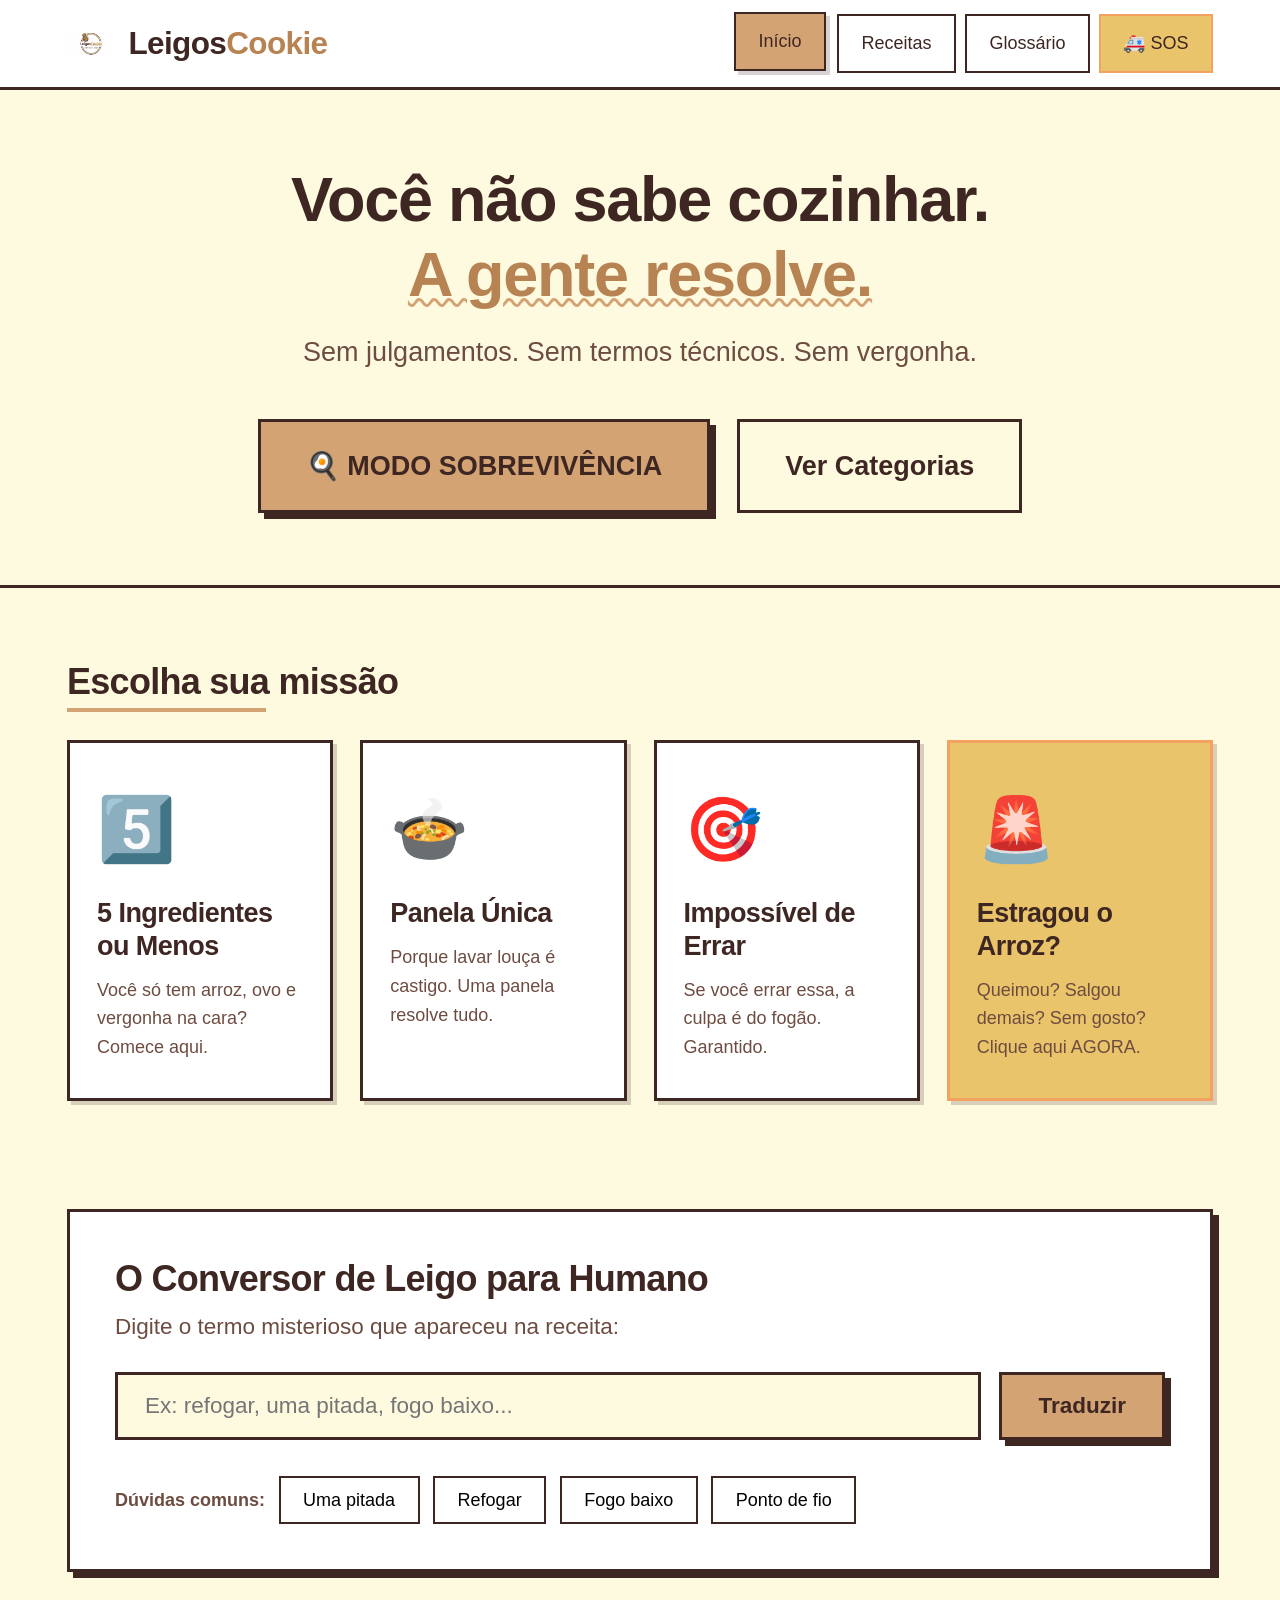
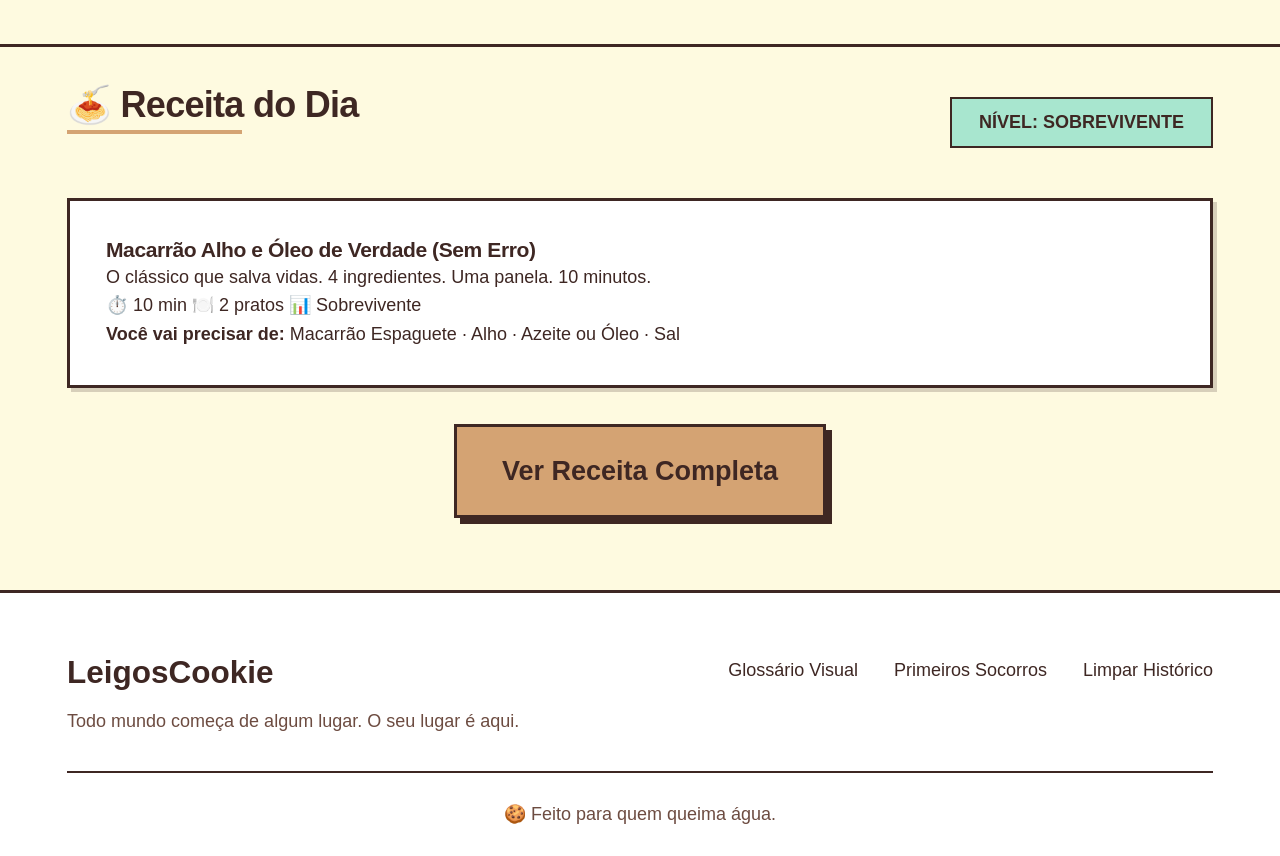
<file: index.html>
<!DOCTYPE html>
<html lang="pt-BR">
<head>
    <meta charset="UTF-8">
    <meta name="viewport" content="width=device-width, initial-scale=1.0, maximum-scale=1.5, user-scalable=yes">
    <title>LeigosCookie · Sobreviva na Cozinha</title>
    <link rel="icon" type="image/svg+xml" href="assets/images/favicon.svg">
    <link rel="stylesheet" href="css/style.css">
</head>
<body>
    <header class="header">
        <div class="container header__container">
            <a href="index.html" class="logo">
                <img src="assets/images/logo.png" alt="LeigosCookie" width="48" height="48" style="object-fit: contain;">
                <span class="logo__text">Leigos<span class="logo__accent">Cookie</span></span>
            </a>
            
            <nav class="nav" id="mainNav">
                <button class="nav__toggle" id="navToggle" aria-label="Menu">
                    <span class="nav__hamburger"></span>
                </button>
                <ul class="nav__menu" id="navMenu">
                    <li><a href="index.html" class="nav__link nav__link--active">Início</a></li>
                    <li><a href="receitas.html" class="nav__link">Receitas</a></li>
                    <li><a href="glossario.html" class="nav__link">Glossário</a></li>
                    <li><a href="primeiros-socorros.html" class="nav__link nav__link--emergency">🚑 SOS</a></li>
                </ul>
            </nav>
        </div>
    </header>

    <main>
        <!-- HERO SECTION -->
        <section class="hero">
            <div class="container">
                <h1 class="hero__title">
                    Você não sabe cozinhar.<br>
                    <span class="hero__title--accent">A gente resolve.</span>
                </h1>
                <p class="hero__subtitle">
                    Sem julgamentos. Sem termos técnicos. Sem vergonha.
                </p>
                
                <!-- BOTÃO DE EMERGÊNCIA - MODO PÂNICO -->
                <div class="hero__actions">
                    <a href="receitas.html?modo=panico" class="btn btn--primary btn--large">
                        🍳 MODO SOBREVIVÊNCIA
                    </a>
                    <a href="#categorias" class="btn btn--outline btn--large">
                        Ver Categorias
                    </a>
                </div>
            </div>
        </section>

        <!-- CATEGORIAS RÁPIDAS -->
        <section class="categories" id="categorias">
            <div class="container">
                <h2 class="section-title">Escolha sua missão</h2>
                
                <div class="category-grid">
                    <a href="receitas.html?categoria=5ingredientes" class="category-card">
                        <div class="category-card__emoji">5️⃣</div>
                        <h3 class="category-card__title">5 Ingredientes ou Menos</h3>
                        <p class="category-card__desc">Você só tem arroz, ovo e vergonha na cara? Comece aqui.</p>
                    </a>
                    
                    <a href="receitas.html?categoria=panelaunica" class="category-card">
                        <div class="category-card__emoji">🍲</div>
                        <h3 class="category-card__title">Panela Única</h3>
                        <p class="category-card__desc">Porque lavar louça é castigo. Uma panela resolve tudo.</p>
                    </a>
                    
                    <a href="receitas.html?categoria=impossivelerrar" class="category-card">
                        <div class="category-card__emoji">🎯</div>
                        <h3 class="category-card__title">Impossível de Errar</h3>
                        <p class="category-card__desc">Se você errar essa, a culpa é do fogão. Garantido.</p>
                    </a>
                    
                    <a href="primeiros-socorros.html" class="category-card category-card--emergency">
                        <div class="category-card__emoji">🚨</div>
                        <h3 class="category-card__title">Estragou o Arroz?</h3>
                        <p class="category-card__desc">Queimou? Salgou demais? Sem gosto? Clique aqui AGORA.</p>
                    </a>
                </div>
            </div>
        </section>

        <!-- CONVERSOR DE LEIGO PARA HUMANO -->
        <section class="converter">
            <div class="container">
                <div class="converter__box">
                    <h2 class="converter__title">O Conversor de Leigo para Humano</h2>
                    <p class="converter__subtitle">Digite o termo misterioso que apareceu na receita:</p>
                    
                    <div class="converter__search">
                        <input type="text" 
                               id="termoInput" 
                               class="converter__input" 
                               placeholder="Ex: refogar, uma pitada, fogo baixo..."
                               autocomplete="off">
                        <button id="buscarTermo" class="btn btn--primary">Traduzir</button>
                    </div>
                    
                    <div id="resultadoConversor" class="converter__result hidden">
                        <!-- Resultado aparece aqui via JavaScript -->
                    </div>
                    
                    <div class="converter__popular">
                        <span class="converter__popular-label">Dúvidas comuns:</span>
                        <button class="converter__chip" data-termo="uma pitada">Uma pitada</button>
                        <button class="converter__chip" data-termo="refogar">Refogar</button>
                        <button class="converter__chip" data-termo="fogo baixo">Fogo baixo</button>
                        <button class="converter__chip" data-termo="ponto de fio">Ponto de fio</button>
                    </div>
                </div>
            </div>
        </section>

        <!-- DESTAQUE: RECEITA DO DIA -->
        <section class="featured-recipe">
            <div class="container">
                <div class="featured-recipe__header">
                    <h2 class="section-title">🍝 Receita do Dia</h2>
                    <span class="badge badge--easy">NÍVEL: SOBREVIVENTE</span>
                </div>
                
                <div class="recipe-preview" id="receitaDestaque">
                    <!-- Conteúdo carregado via JavaScript -->
                </div>
                
                <div class="featured-recipe__action">
                    <a href="receitas.html?id=1" class="btn btn--primary btn--large">
                        Ver Receita Completa
                    </a>
                </div>
            </div>
        </section>
    </main>

    <footer class="footer">
        <div class="container">
            <div class="footer__content">
                <div class="footer__brand">
                    <span class="footer__logo">LeigosCookie</span>
                    <p class="footer__tagline">Todo mundo começa de algum lugar. O seu lugar é aqui.</p>
                </div>
                
                <div class="footer__links">
                    <a href="glossario.html">Glossário Visual</a>
                    <a href="primeiros-socorros.html">Primeiros Socorros</a>
                    <a href="#" id="limparHistorico">Limpar Histórico</a>
                </div>
            </div>
            
            <div class="footer__bottom">
                <p>🍪 Feito para quem queima água.</p>
            </div>
        </div>
    </footer>

    <!-- Scripts -->
    <script src="js/data.js"></script>
    <script src="js/timer.js"></script>
    <script src="js/checklist.js"></script>
    <script src="js/main.js"></script>
</body>
</html>
</file>
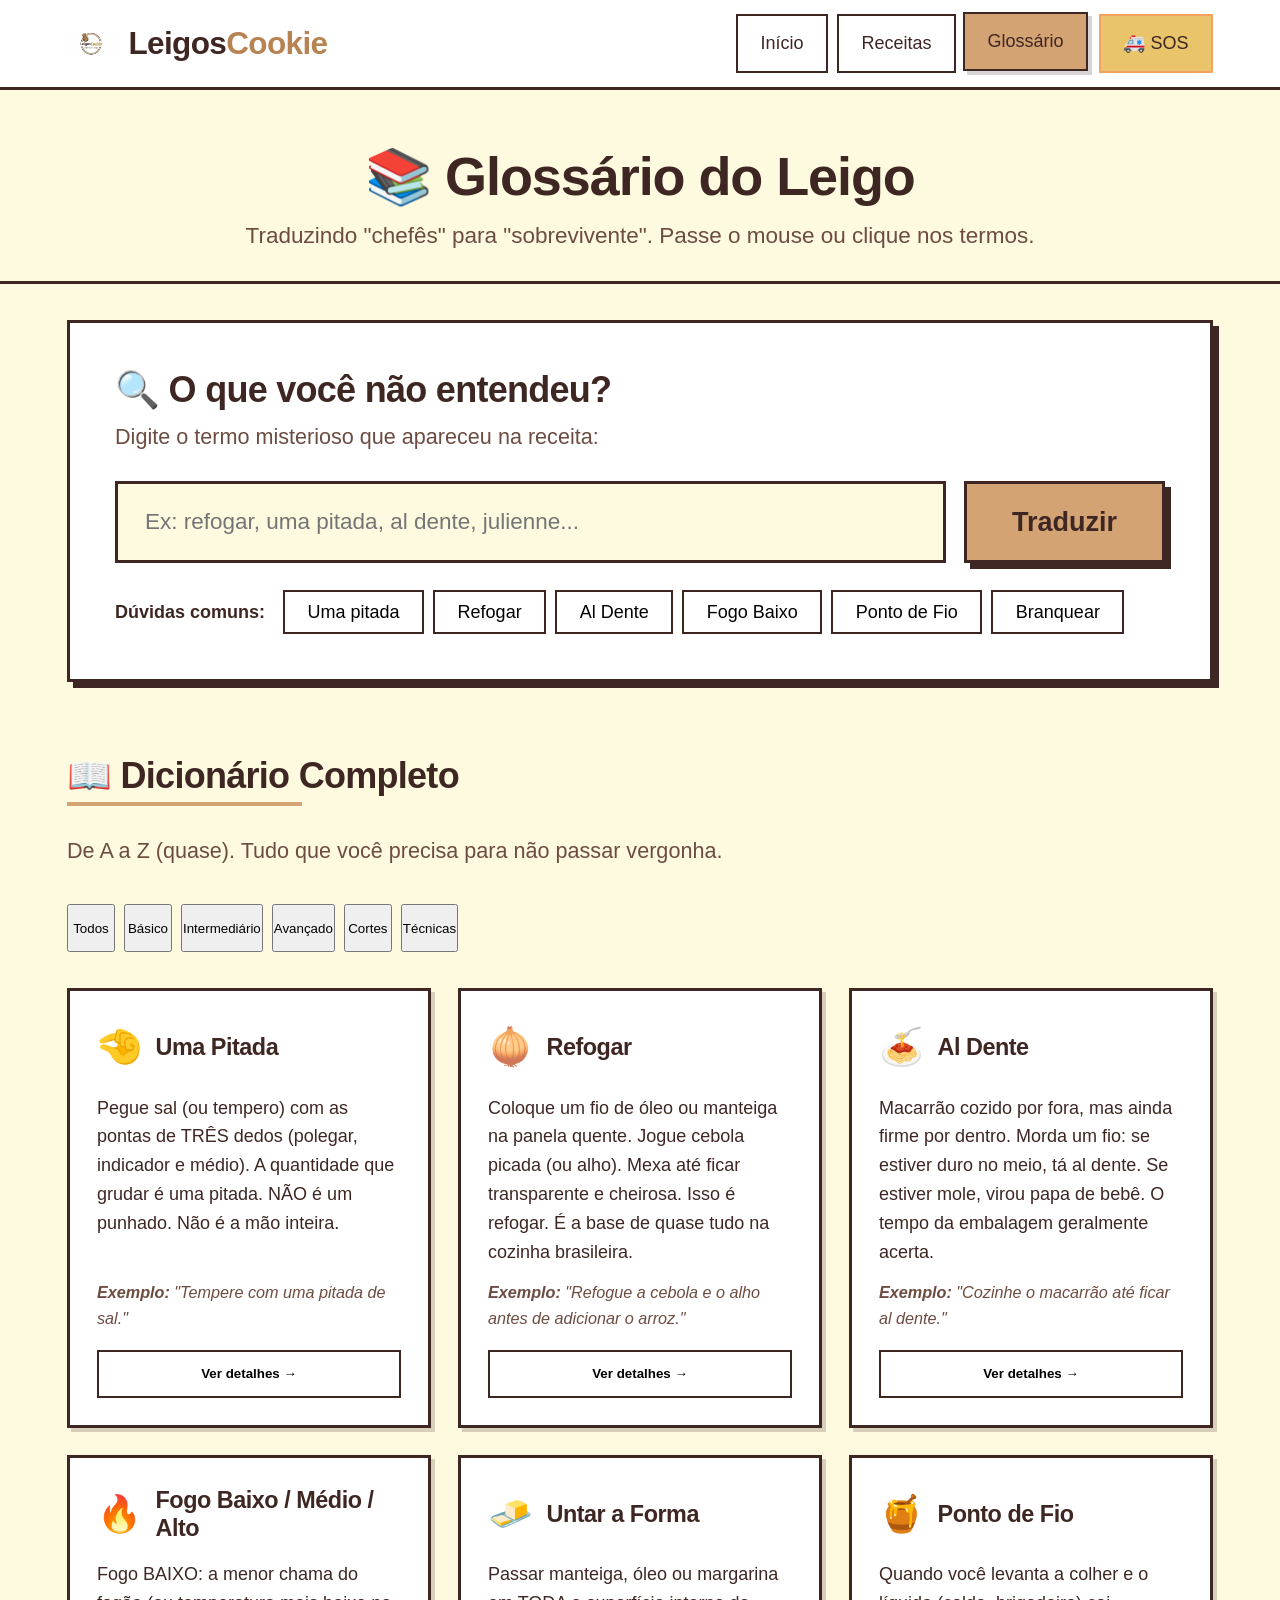
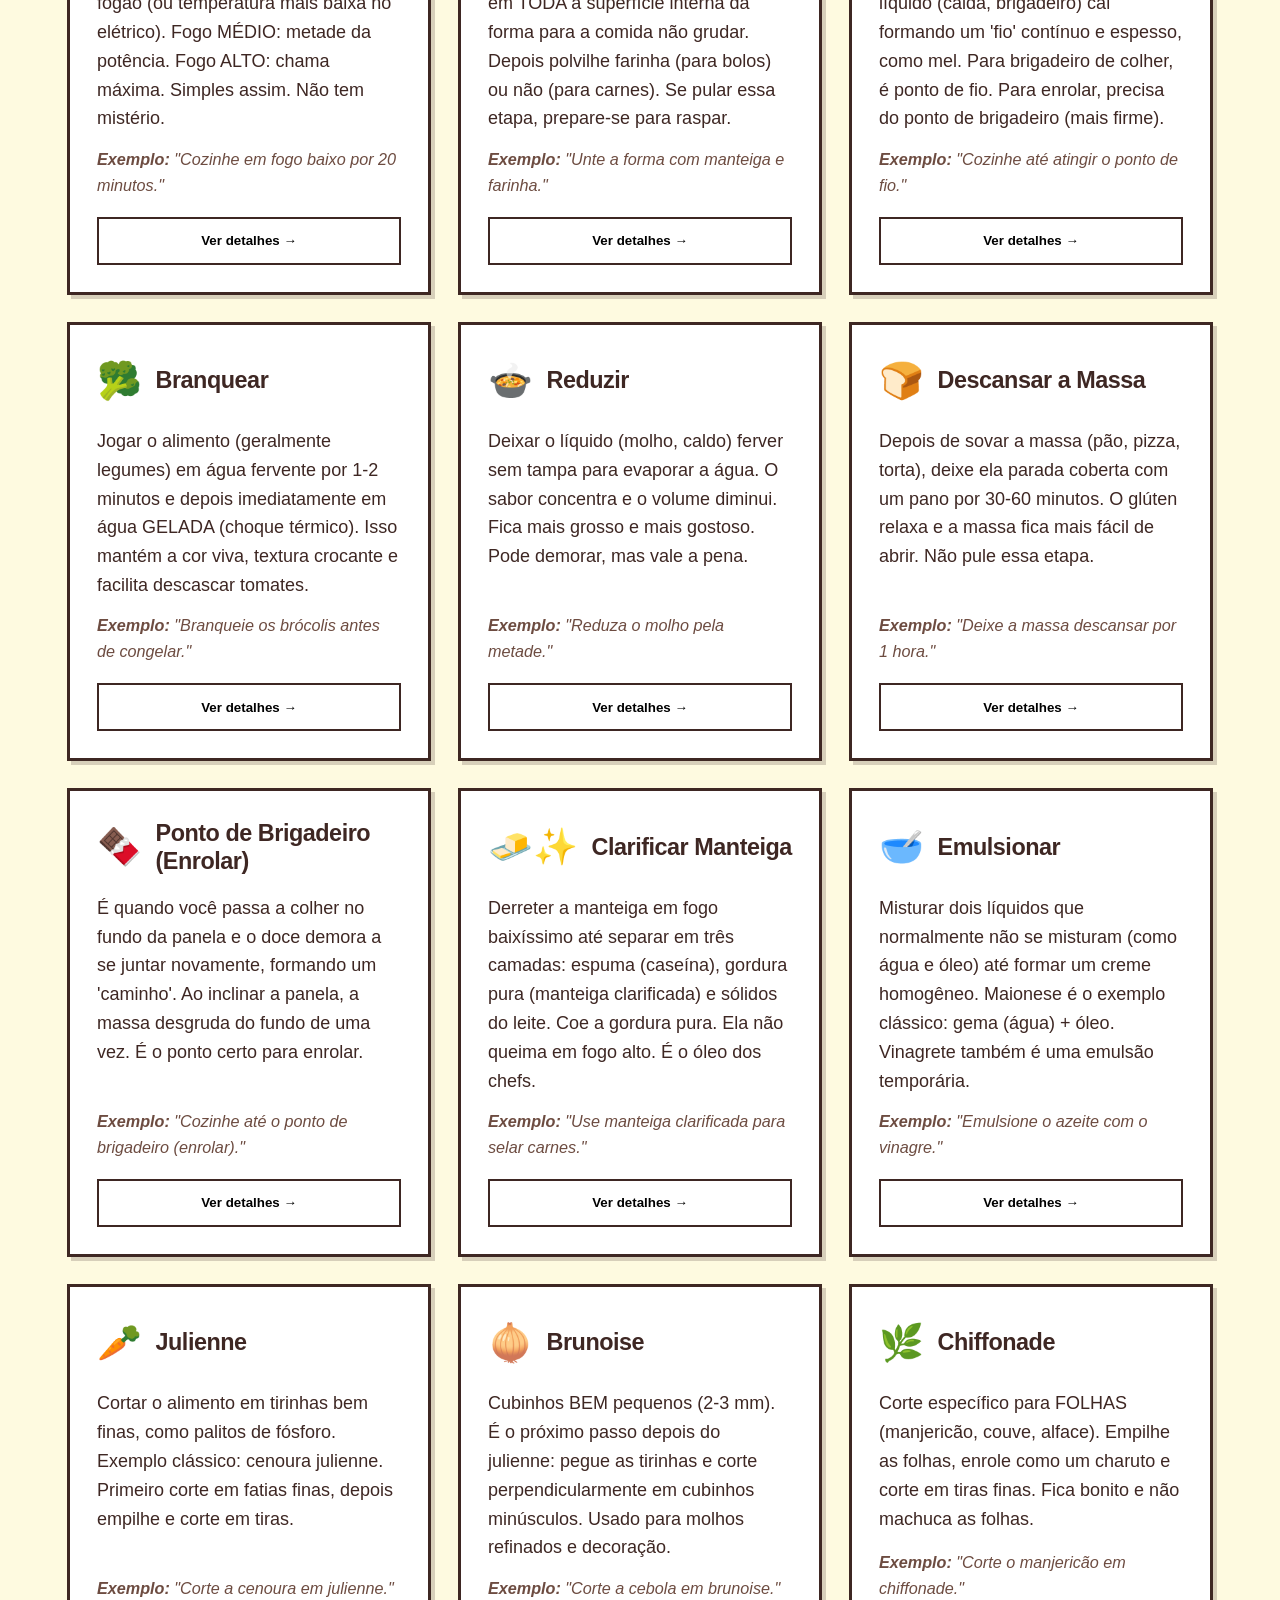
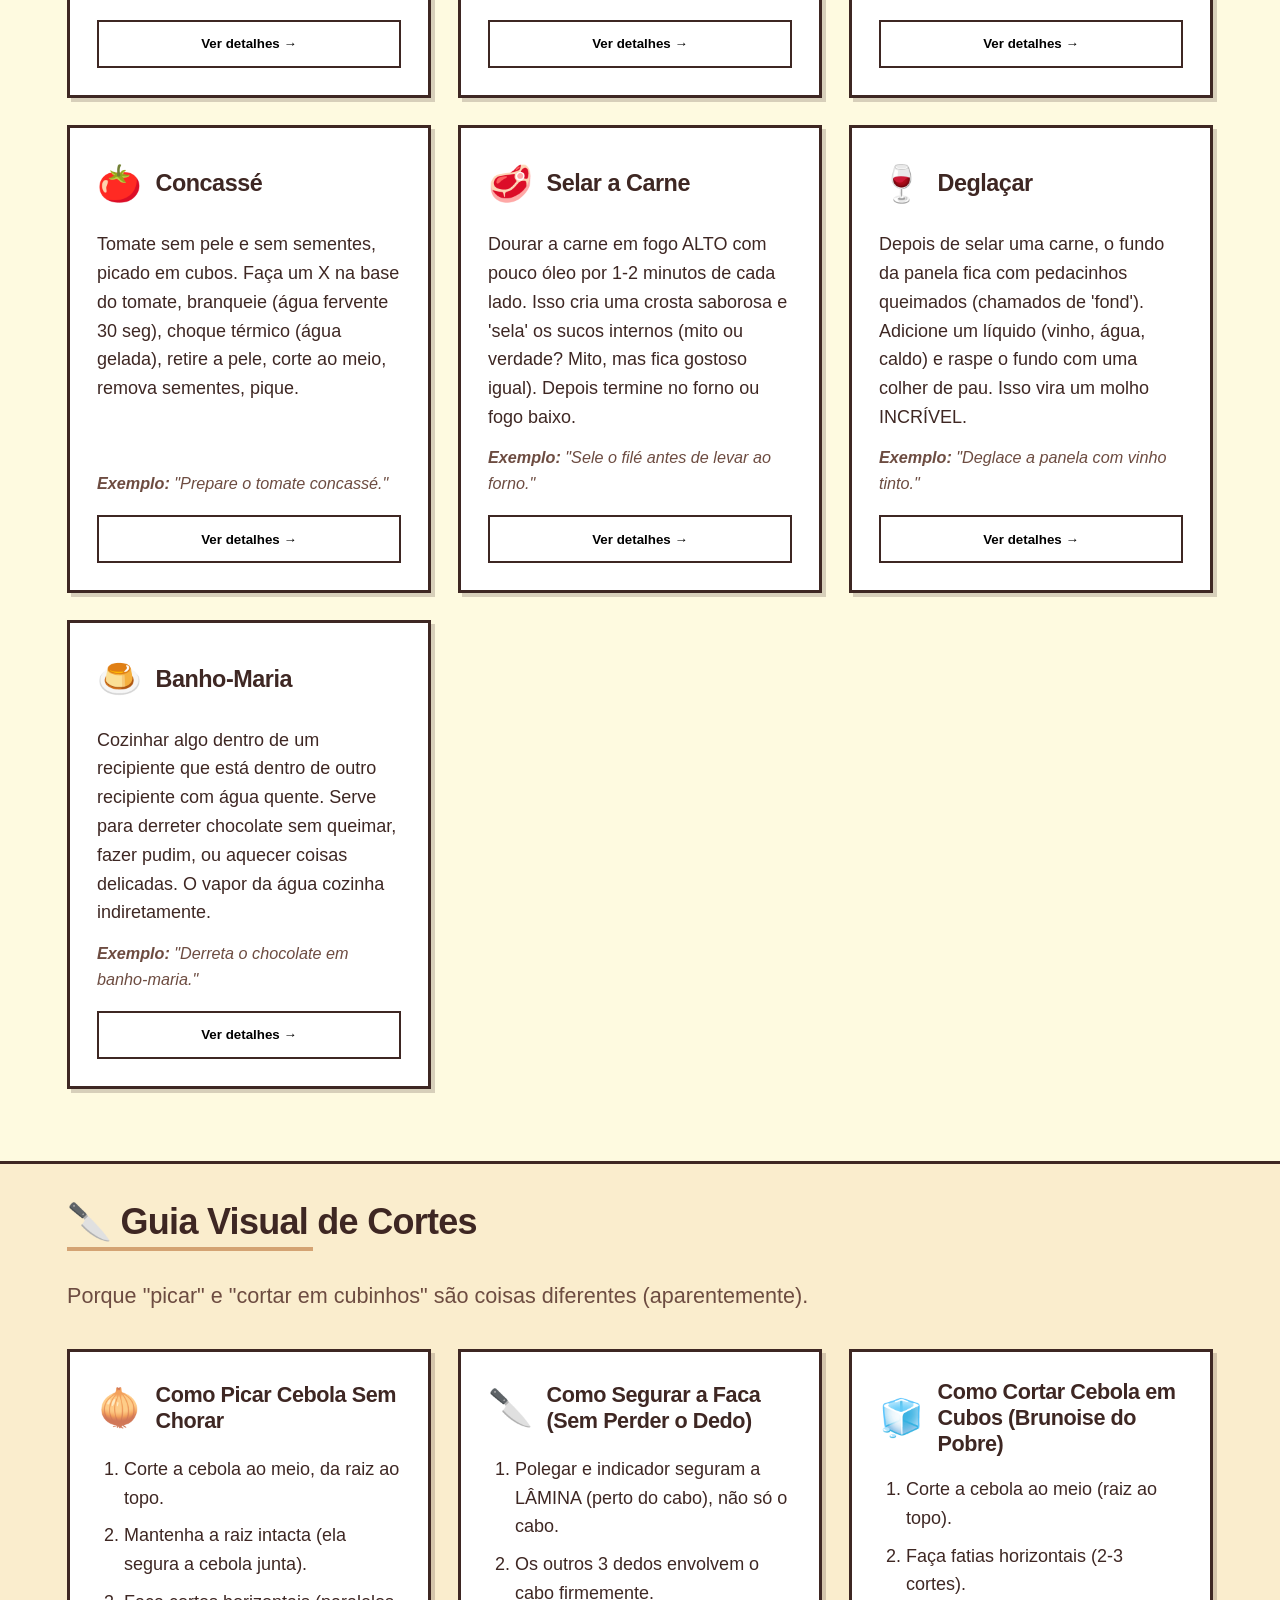
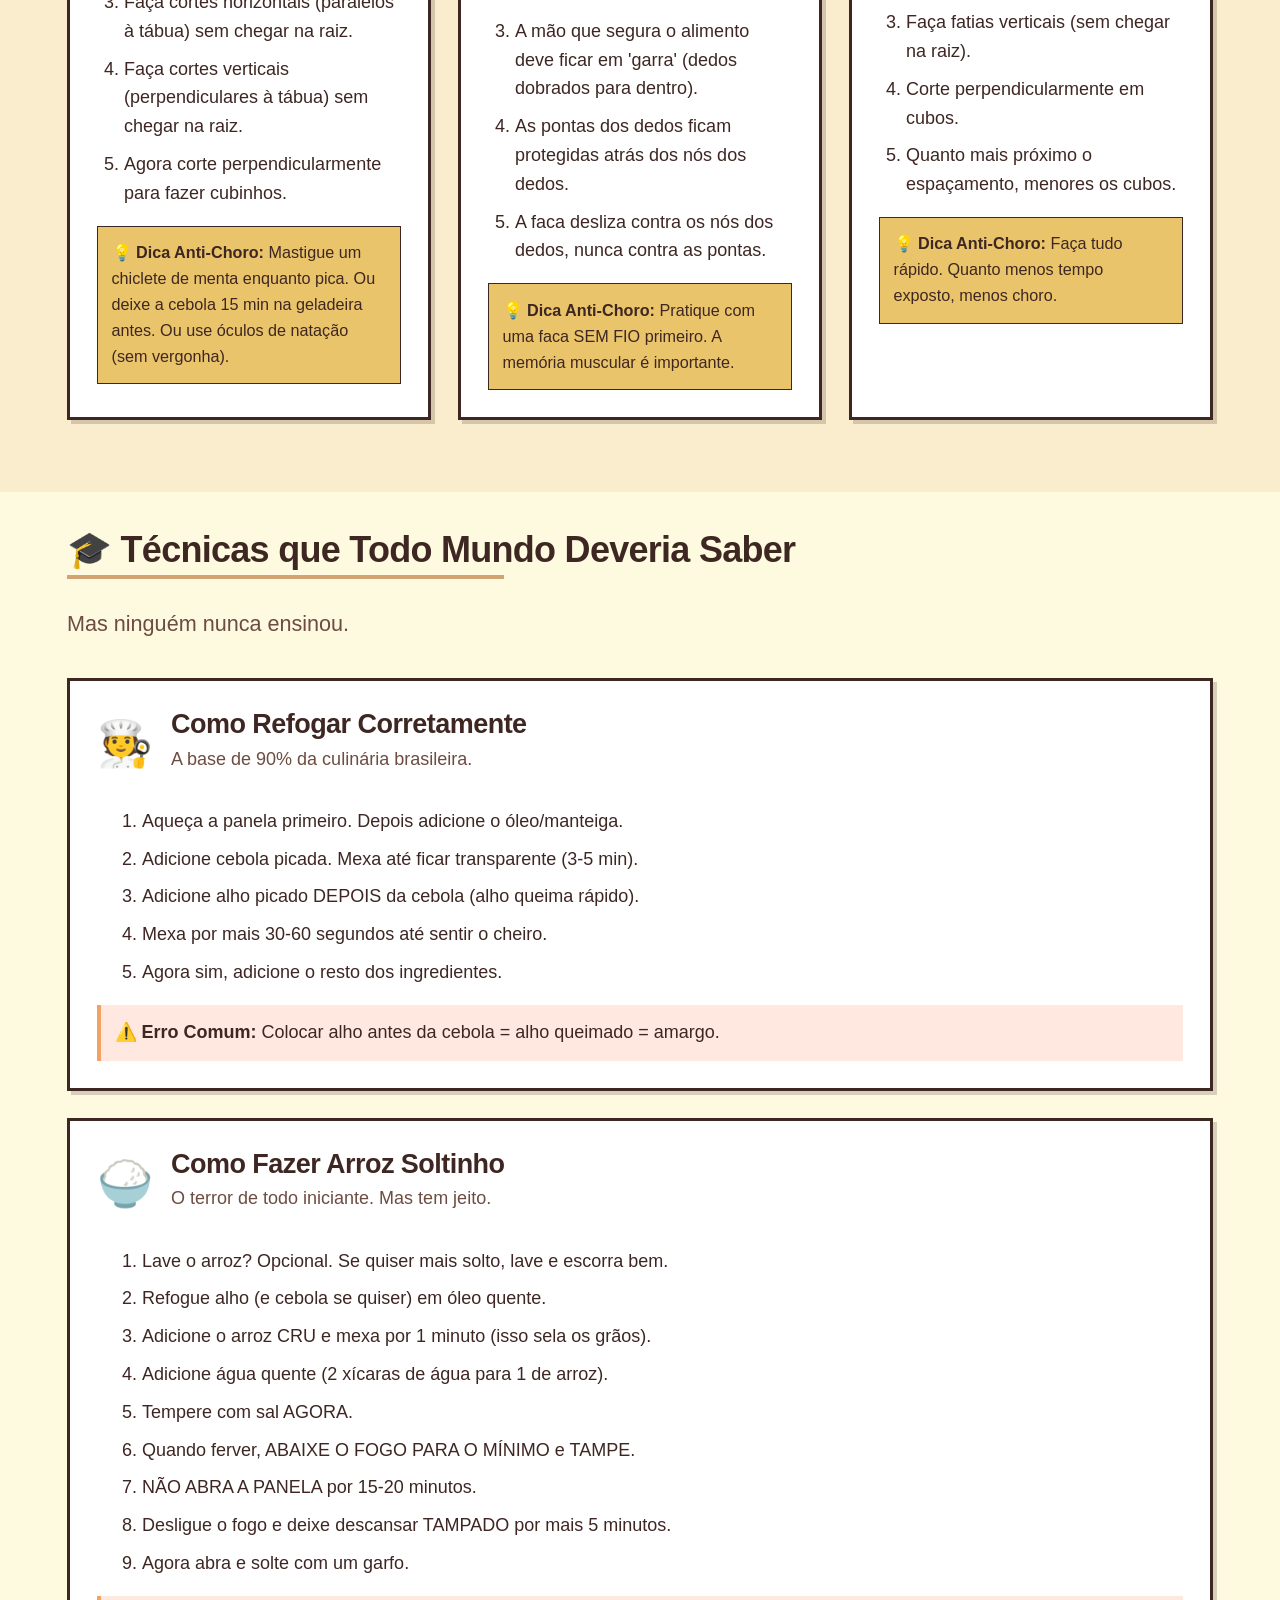
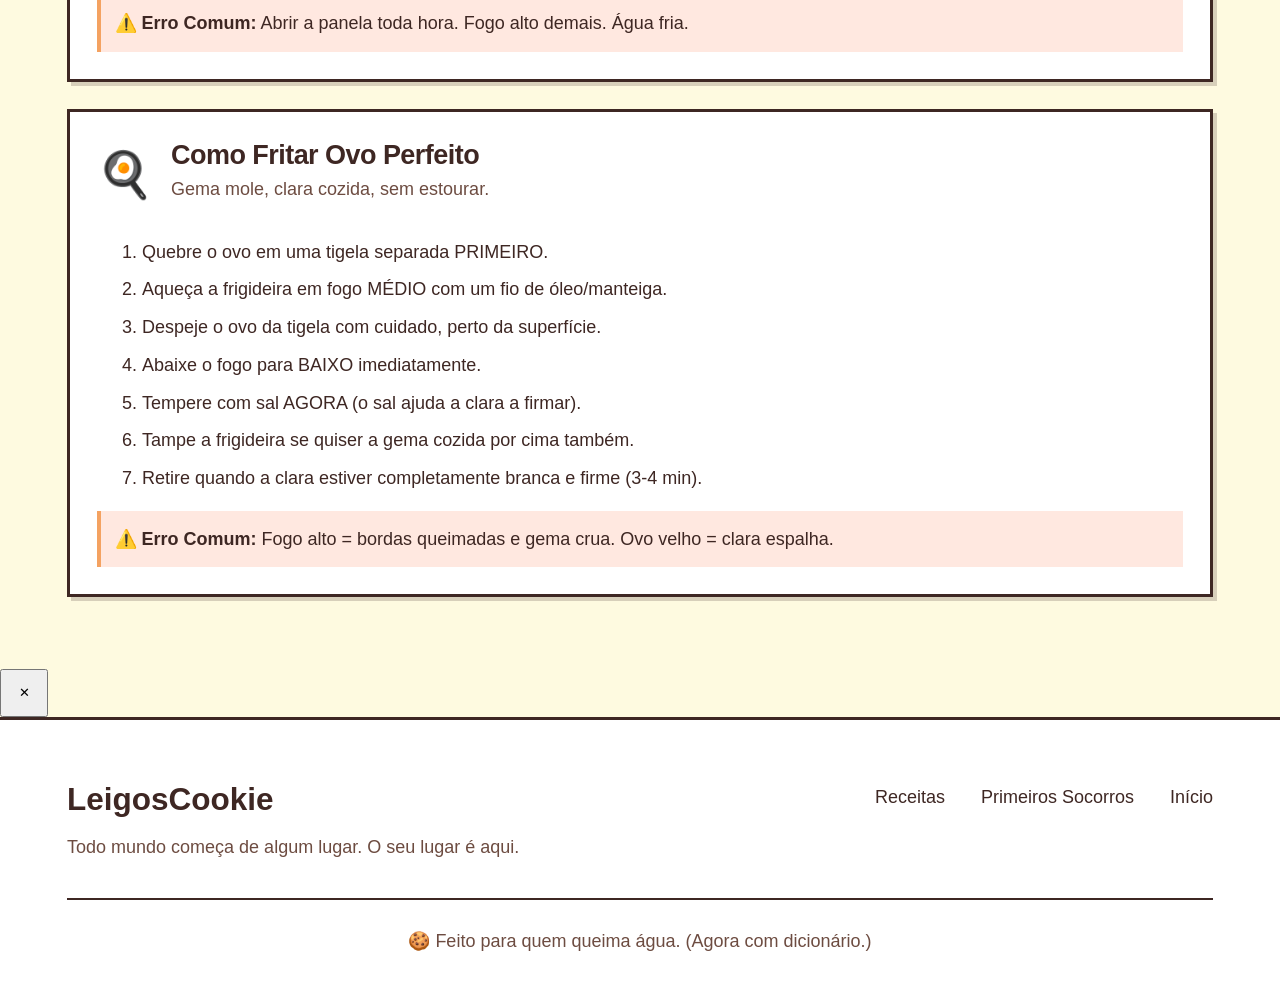
<file: glossario.html>
<!DOCTYPE html>
<html lang="pt-BR">
<head>
    <meta charset="UTF-8">
    <meta name="viewport" content="width=device-width, initial-scale=1.0, maximum-scale=1.5, user-scalable=yes">
    <title>Glossário Visual · LeigosCookie</title>
    <link rel="icon" href="data:image/svg+xml,%3Csvg xmlns='http://www.w3.org/2000/svg' viewBox='0 0 100 100'%3E%3Ctext y='.9em' font-size='90'%3E🍪%3C/text%3E%3C/svg%3E">
    <link rel="stylesheet" href="css/style.css">
</head>
<body>
    <header class="header">
        <div class="container header__container">
            <a href="index.html" class="logo">
                <img src="assets/images/logo.png" alt="LeigosCookie" width="48" height="48" style="object-fit: contain;">
                <span class="logo__text">Leigos<span class="logo__accent">Cookie</span></span>
            </a>
            
            <nav class="nav" id="mainNav">
                <button class="nav__toggle" id="navToggle" aria-label="Menu">
                    <span class="nav__hamburger"></span>
                </button>
                <ul class="nav__menu" id="navMenu">
                    <li><a href="index.html" class="nav__link">Início</a></li>
                    <li><a href="receitas.html" class="nav__link">Receitas</a></li>
                    <li><a href="glossario.html" class="nav__link nav__link--active">Glossário</a></li>
                    <li><a href="primeiros-socorros.html" class="nav__link nav__link--emergency">🚑 SOS</a></li>
                </ul>
            </nav>
        </div>
    </header>

    <main>
        <!-- CABEÇALHO DA PÁGINA -->
        <section class="page-header">
            <div class="container">
                <h1 class="page-header__title">📚 Glossário do Leigo</h1>
                <p class="page-header__subtitle">Traduzindo "chefês" para "sobrevivente". Passe o mouse ou clique nos termos.</p>
            </div>
        </section>

        <!-- CONVERSOR INTERATIVO (Destaque) -->
        <section class="glossary-converter">
            <div class="container">
                <div class="glossary-converter__box">
                    <h2 class="glossary-converter__title">🔍 O que você não entendeu?</h2>
                    <p class="glossary-converter__subtitle">Digite o termo misterioso que apareceu na receita:</p>
                    
                    <div class="glossary-converter__search">
                        <input type="text" 
                               id="glossarioInput" 
                               class="glossary-converter__input" 
                               placeholder="Ex: refogar, uma pitada, al dente, julienne..."
                               autocomplete="off">
                        <button id="glossarioBuscar" class="btn btn--primary btn--large">Traduzir</button>
                    </div>
                    
                    <div id="glossarioResultado" class="glossary-converter__result hidden">
                        <!-- Resultado da busca aparece aqui -->
                    </div>
                    
                    <div class="glossary-converter__popular">
                        <span class="glossary-converter__popular-label">Dúvidas comuns:</span>
                        <div class="glossary-converter__chips">
                            <button class="glossary-chip" data-termo="uma pitada">Uma pitada</button>
                            <button class="glossary-chip" data-termo="refogar">Refogar</button>
                            <button class="glossary-chip" data-termo="al dente">Al Dente</button>
                            <button class="glossary-chip" data-termo="fogo baixo">Fogo Baixo</button>
                            <button class="glossary-chip" data-termo="ponto de fio">Ponto de Fio</button>
                            <button class="glossary-chip" data-termo="branquear">Branquear</button>
                        </div>
                    </div>
                </div>
            </div>
        </section>

        <!-- LISTA COMPLETA DO GLOSSÁRIO -->
        <section class="glossary-list">
            <div class="container">
                <h2 class="section-title">📖 Dicionário Completo</h2>
                <p class="section-subtitle">De A a Z (quase). Tudo que você precisa para não passar vergonha.</p>
                
                <!-- FILTRO POR CATEGORIA -->
                <div class="glossary-filters">
                    <button class="filter-chip active" data-filter="todos">Todos</button>
                    <button class="filter-chip" data-filter="basico">Básico</button>
                    <button class="filter-chip" data-filter="intermediario">Intermediário</button>
                    <button class="filter-chip" data-filter="avancado">Avançado</button>
                    <button class="filter-chip" data-filter="cortes">Cortes</button>
                    <button class="filter-chip" data-filter="tecnicas">Técnicas</button>
                </div>
                
                <!-- GRID DO GLOSSÁRIO -->
                <div class="glossary-grid" id="glossaryGrid">
                    <!-- Gerado via JavaScript -->
                </div>
            </div>
        </section>

        <!-- SEÇÃO DE CORTES VISUAIS -->
        <section class="glossary-cuts">
            <div class="container">
                <h2 class="section-title">🔪 Guia Visual de Cortes</h2>
                <p class="section-subtitle">Porque "picar" e "cortar em cubinhos" são coisas diferentes (aparentemente).</p>
                
                <div class="cuts-grid" id="cutsGrid">
                    <!-- Gerado via JavaScript -->
                </div>
            </div>
        </section>

        <!-- SEÇÃO DE TÉCNICAS EXPLICADAS -->
        <section class="glossary-techniques">
            <div class="container">
                <h2 class="section-title">🎓 Técnicas que Todo Mundo Deveria Saber</h2>
                <p class="section-subtitle">Mas ninguém nunca ensinou.</p>
                
                <div class="techniques-list" id="techniquesList">
                    <!-- Gerado via JavaScript -->
                </div>
            </div>
        </section>
    </main>

    <!-- MODAL DE DETALHES -->
    <div class="modal" id="termoModal">
        <div class="modal__overlay"></div>
        <div class="modal__content modal__content--glossary">
            <button class="modal__close" id="fecharModal">✕</button>
            
            <div class="modal__body" id="modalBody">
                <!-- Conteúdo dinâmico do termo -->
            </div>
        </div>
    </div>

    <footer class="footer">
        <div class="container">
            <div class="footer__content">
                <div class="footer__brand">
                    <span class="footer__logo">LeigosCookie</span>
                    <p class="footer__tagline">Todo mundo começa de algum lugar. O seu lugar é aqui.</p>
                </div>
                
                <div class="footer__links">
                    <a href="receitas.html">Receitas</a>
                    <a href="primeiros-socorros.html">Primeiros Socorros</a>
                    <a href="index.html">Início</a>
                </div>
            </div>
            
            <div class="footer__bottom">
                <p>🍪 Feito para quem queima água. (Agora com dicionário.)</p>
            </div>
        </div>
    </footer>

    <!-- Scripts -->
    <script src="js/data.js"></script>
    <script>
        // ============================================
        // GLOSSARIO.HTML · BANCO DE DADOS COMPLETO
        // ============================================
        
        // Dados completos do glossário
        const glossarioCompleto = [
            // === BÁSICO ===
            {
                termo: "Uma Pitada",
                explicacao: "Pegue sal (ou tempero) com as pontas de TRÊS dedos (polegar, indicador e médio). A quantidade que grudar é uma pitada. NÃO é um punhado. Não é a mão inteira.",
                categoria: "basico",
                emoji: "🤏",
                exemplo: "Tempere com uma pitada de sal.",
                dicaExtra: "Se a receita pede 'uma pitada generosa', use os 5 dedos, mas ainda assim só as pontas."
            },
            {
                termo: "Refogar",
                explicacao: "Coloque um fio de óleo ou manteiga na panela quente. Jogue cebola picada (ou alho). Mexa até ficar transparente e cheirosa. Isso é refogar. É a base de quase tudo na cozinha brasileira.",
                categoria: "basico",
                emoji: "🧅",
                exemplo: "Refogue a cebola e o alho antes de adicionar o arroz.",
                dicaExtra: "Cuidado: alho queima rápido e fica amargo. Coloque o alho DEPOIS da cebola."
            },
            {
                termo: "Al Dente",
                explicacao: "Macarrão cozido por fora, mas ainda firme por dentro. Morda um fio: se estiver duro no meio, tá al dente. Se estiver mole, virou papa de bebê. O tempo da embalagem geralmente acerta.",
                categoria: "basico",
                emoji: "🍝",
                exemplo: "Cozinhe o macarrão até ficar al dente.",
                dicaExtra: "Sempre prove um fio 1 minuto antes do tempo indicado na embalagem."
            },
            {
                termo: "Fogo Baixo / Médio / Alto",
                explicacao: "Fogo BAIXO: a menor chama do fogão (ou temperatura mais baixa no elétrico). Fogo MÉDIO: metade da potência. Fogo ALTO: chama máxima. Simples assim. Não tem mistério.",
                categoria: "basico",
                emoji: "🔥",
                exemplo: "Cozinhe em fogo baixo por 20 minutos.",
                dicaExtra: "No fogão elétrico, fogo baixo é 1-3, médio é 4-6, alto é 7-10."
            },
            {
                termo: "Untar a Forma",
                explicacao: "Passar manteiga, óleo ou margarina em TODA a superfície interna da forma para a comida não grudar. Depois polvilhe farinha (para bolos) ou não (para carnes). Se pular essa etapa, prepare-se para raspar.",
                categoria: "basico",
                emoji: "🧈",
                exemplo: "Unte a forma com manteiga e farinha.",
                dicaExtra: "Use papel manteiga. É mais fácil e nunca gruda. Sério."
            },
            
            // === INTERMEDIÁRIO ===
            {
                termo: "Ponto de Fio",
                explicacao: "Quando você levanta a colher e o líquido (calda, brigadeiro) cai formando um 'fio' contínuo e espesso, como mel. Para brigadeiro de colher, é ponto de fio. Para enrolar, precisa do ponto de brigadeiro (mais firme).",
                categoria: "intermediario",
                emoji: "🍯",
                exemplo: "Cozinhe até atingir o ponto de fio.",
                dicaExtra: "Passe a colher no meio da panela. Se o doce demorar a se juntar novamente, está no ponto."
            },
            {
                termo: "Branquear",
                explicacao: "Jogar o alimento (geralmente legumes) em água fervente por 1-2 minutos e depois imediatamente em água GELADA (choque térmico). Isso mantém a cor viva, textura crocante e facilita descascar tomates.",
                categoria: "intermediario",
                emoji: "🥦",
                exemplo: "Branqueie os brócolis antes de congelar.",
                dicaExtra: "Prepare uma tigela com água e gelo ANTES de começar. O choque térmico precisa ser rápido."
            },
            {
                termo: "Reduzir",
                explicacao: "Deixar o líquido (molho, caldo) ferver sem tampa para evaporar a água. O sabor concentra e o volume diminui. Fica mais grosso e mais gostoso. Pode demorar, mas vale a pena.",
                categoria: "intermediario",
                emoji: "🍲",
                exemplo: "Reduza o molho pela metade.",
                dicaExtra: "Nunca tampe a panela quando estiver reduzindo. O vapor precisa escapar."
            },
            {
                termo: "Descansar a Massa",
                explicacao: "Depois de sovar a massa (pão, pizza, torta), deixe ela parada coberta com um pano por 30-60 minutos. O glúten relaxa e a massa fica mais fácil de abrir. Não pule essa etapa.",
                categoria: "intermediario",
                emoji: "🍞",
                exemplo: "Deixe a massa descansar por 1 hora.",
                dicaExtra: "Cubra com pano úmido para não ressecar a superfície."
            },
            
            // === AVANÇADO ===
            {
                termo: "Ponto de Brigadeiro (Enrolar)",
                explicacao: "É quando você passa a colher no fundo da panela e o doce demora a se juntar novamente, formando um 'caminho'. Ao inclinar a panela, a massa desgruda do fundo de uma vez. É o ponto certo para enrolar.",
                categoria: "avancado",
                emoji: "🍫",
                exemplo: "Cozinhe até o ponto de brigadeiro (enrolar).",
                dicaExtra: "Despeje em um prato untado e espere esfriar COMPLETAMENTE antes de enrolar."
            },
            {
                termo: "Clarificar Manteiga",
                explicacao: "Derreter a manteiga em fogo baixíssimo até separar em três camadas: espuma (caseína), gordura pura (manteiga clarificada) e sólidos do leite. Coe a gordura pura. Ela não queima em fogo alto. É o óleo dos chefs.",
                categoria: "avancado",
                emoji: "🧈✨",
                exemplo: "Use manteiga clarificada para selar carnes.",
                dicaExtra: "Manteiga ghee (indiana) já é clarificada. Compre pronta se quiser pular o trabalho."
            },
            {
                termo: "Emulsionar",
                explicacao: "Misturar dois líquidos que normalmente não se misturam (como água e óleo) até formar um creme homogêneo. Maionese é o exemplo clássico: gema (água) + óleo. Vinagrete também é uma emulsão temporária.",
                categoria: "avancado",
                emoji: "🥣",
                exemplo: "Emulsione o azeite com o vinagre.",
                dicaExtra: "Adicione o óleo EM FIO enquanto bate vigorosamente. Sem pressa."
            },
            
            // === CORTES ===
            {
                termo: "Julienne",
                explicacao: "Cortar o alimento em tirinhas bem finas, como palitos de fósforo. Exemplo clássico: cenoura julienne. Primeiro corte em fatias finas, depois empilhe e corte em tiras.",
                categoria: "cortes",
                emoji: "🥕",
                exemplo: "Corte a cenoura em julienne.",
                dicaExtra: "Use a parte de trás da faca (o 'gume falso') para não se cortar ao empurrar o alimento."
            },
            {
                termo: "Brunoise",
                explicacao: "Cubinhos BEM pequenos (2-3 mm). É o próximo passo depois do julienne: pegue as tirinhas e corte perpendicularmente em cubinhos minúsculos. Usado para molhos refinados e decoração.",
                categoria: "cortes",
                emoji: "🧅",
                exemplo: "Corte a cebola em brunoise.",
                dicaExtra: "Para leigos: 'picar bem pequenininho' já serve. Ninguém vai medir com régua."
            },
            {
                termo: "Chiffonade",
                explicacao: "Corte específico para FOLHAS (manjericão, couve, alface). Empilhe as folhas, enrole como um charuto e corte em tiras finas. Fica bonito e não machuca as folhas.",
                categoria: "cortes",
                emoji: "🌿",
                exemplo: "Corte o manjericão em chiffonade.",
                dicaExtra: "Use faca BEM afiada. Faca cega amassa e escurece as folhas."
            },
            {
                termo: "Concassé",
                explicacao: "Tomate sem pele e sem sementes, picado em cubos. Faça um X na base do tomate, branqueie (água fervente 30 seg), choque térmico (água gelada), retire a pele, corte ao meio, remova sementes, pique.",
                categoria: "cortes",
                emoji: "🍅",
                exemplo: "Prepare o tomate concassé.",
                dicaExtra: "Trabalhoso? Sim. Mas molho feito com concassé é outro nível."
            },
            
            // === TÉCNICAS ===
            {
                termo: "Selar a Carne",
                explicacao: "Dourar a carne em fogo ALTO com pouco óleo por 1-2 minutos de cada lado. Isso cria uma crosta saborosa e 'sela' os sucos internos (mito ou verdade? Mito, mas fica gostoso igual). Depois termine no forno ou fogo baixo.",
                categoria: "tecnicas",
                emoji: "🥩",
                exemplo: "Sele o filé antes de levar ao forno.",
                dicaExtra: "Não fique mexendo a carne. Deixe quieta até formar a crosta. Ela desgruda sozinha."
            },
            {
                termo: "Deglaçar",
                explicacao: "Depois de selar uma carne, o fundo da panela fica com pedacinhos queimados (chamados de 'fond'). Adicione um líquido (vinho, água, caldo) e raspe o fundo com uma colher de pau. Isso vira um molho INCRÍVEL.",
                categoria: "tecnicas",
                emoji: "🍷",
                exemplo: "Deglace a panela com vinho tinto.",
                dicaExtra: "Desligue o fogo antes de adicionar álcool para não flambar sua sobrancelha."
            },
            {
                termo: "Banho-Maria",
                explicacao: "Cozinhar algo dentro de um recipiente que está dentro de outro recipiente com água quente. Serve para derreter chocolate sem queimar, fazer pudim, ou aquecer coisas delicadas. O vapor da água cozinha indiretamente.",
                categoria: "tecnicas",
                emoji: "🍮",
                exemplo: "Derreta o chocolate em banho-maria.",
                dicaExtra: "A água NÃO pode ferver violentamente. Basta estar quente. E não deixe a água tocar o fundo da tigela de cima."
            }
        ];
        
        // Dados dos cortes visuais
        const cortesVisuais = [
            {
                nome: "Como Picar Cebola Sem Chorar",
                emoji: "🧅",
                passos: [
                    "Corte a cebola ao meio, da raiz ao topo.",
                    "Mantenha a raiz intacta (ela segura a cebola junta).",
                    "Faça cortes horizontais (paralelos à tábua) sem chegar na raiz.",
                    "Faça cortes verticais (perpendiculares à tábua) sem chegar na raiz.",
                    "Agora corte perpendicularmente para fazer cubinhos."
                ],
                dicaAntiChoro: "Mastigue um chiclete de menta enquanto pica. Ou deixe a cebola 15 min na geladeira antes. Ou use óculos de natação (sem vergonha)."
            },
            {
                nome: "Como Segurar a Faca (Sem Perder o Dedo)",
                emoji: "🔪",
                passos: [
                    "Polegar e indicador seguram a LÂMINA (perto do cabo), não só o cabo.",
                    "Os outros 3 dedos envolvem o cabo firmemente.",
                    "A mão que segura o alimento deve ficar em 'garra' (dedos dobrados para dentro).",
                    "As pontas dos dedos ficam protegidas atrás dos nós dos dedos.",
                    "A faca desliza contra os nós dos dedos, nunca contra as pontas."
                ],
                dicaAntiChoro: "Pratique com uma faca SEM FIO primeiro. A memória muscular é importante."
            },
            {
                nome: "Como Cortar Cebola em Cubos (Brunoise do Pobre)",
                emoji: "🧊",
                passos: [
                    "Corte a cebola ao meio (raiz ao topo).",
                    "Faça fatias horizontais (2-3 cortes).",
                    "Faça fatias verticais (sem chegar na raiz).",
                    "Corte perpendicularmente em cubos.",
                    "Quanto mais próximo o espaçamento, menores os cubos."
                ],
                dicaAntiChoro: "Faça tudo rápido. Quanto menos tempo exposto, menos choro."
            }
        ];
        
        // Técnicas explicadas em detalhe
        const tecnicasDetalhadas = [
            {
                nome: "Como Refogar Corretamente",
                emoji: "🧑‍🍳",
                resumo: "A base de 90% da culinária brasileira.",
                passos: [
                    "Aqueça a panela primeiro. Depois adicione o óleo/manteiga.",
                    "Adicione cebola picada. Mexa até ficar transparente (3-5 min).",
                    "Adicione alho picado DEPOIS da cebola (alho queima rápido).",
                    "Mexa por mais 30-60 segundos até sentir o cheiro.",
                    "Agora sim, adicione o resto dos ingredientes."
                ],
                erroComum: "Colocar alho antes da cebola = alho queimado = amargo."
            },
            {
                nome: "Como Fazer Arroz Soltinho",
                emoji: "🍚",
                resumo: "O terror de todo iniciante. Mas tem jeito.",
                passos: [
                    "Lave o arroz? Opcional. Se quiser mais solto, lave e escorra bem.",
                    "Refogue alho (e cebola se quiser) em óleo quente.",
                    "Adicione o arroz CRU e mexa por 1 minuto (isso sela os grãos).",
                    "Adicione água quente (2 xícaras de água para 1 de arroz).",
                    "Tempere com sal AGORA.",
                    "Quando ferver, ABAIXE O FOGO PARA O MÍNIMO e TAMPE.",
                    "NÃO ABRA A PANELA por 15-20 minutos.",
                    "Desligue o fogo e deixe descansar TAMPADO por mais 5 minutos.",
                    "Agora abra e solte com um garfo."
                ],
                erroComum: "Abrir a panela toda hora. Fogo alto demais. Água fria."
            },
            {
                nome: "Como Fritar Ovo Perfeito",
                emoji: "🍳",
                resumo: "Gema mole, clara cozida, sem estourar.",
                passos: [
                    "Quebre o ovo em uma tigela separada PRIMEIRO.",
                    "Aqueça a frigideira em fogo MÉDIO com um fio de óleo/manteiga.",
                    "Despeje o ovo da tigela com cuidado, perto da superfície.",
                    "Abaixe o fogo para BAIXO imediatamente.",
                    "Tempere com sal AGORA (o sal ajuda a clara a firmar).",
                    "Tampe a frigideira se quiser a gema cozida por cima também.",
                    "Retire quando a clara estiver completamente branca e firme (3-4 min)."
                ],
                erroComum: "Fogo alto = bordas queimadas e gema crua. Ovo velho = clara espalha."
            }
        ];
        
        // ===== REFERÊNCIAS =====
        const modal = document.getElementById('termoModal');
        const modalBody = document.getElementById('modalBody');
        const fecharModal = document.getElementById('fecharModal');
        const overlay = document.querySelector('.modal__overlay');
        const glossarioInput = document.getElementById('glossarioInput');
        const glossarioBuscar = document.getElementById('glossarioBuscar');
        const glossarioResultado = document.getElementById('glossarioResultado');
        const glossaryGrid = document.getElementById('glossaryGrid');
        const cutsGrid = document.getElementById('cutsGrid');
        const techniquesList = document.getElementById('techniquesList');
        
        let filtroAtivo = 'todos';
        
        // ===== MENU MOBILE =====
        const navToggle = document.getElementById('navToggle');
        const navMenu = document.getElementById('navMenu');
        if (navToggle && navMenu) {
            navToggle.addEventListener('click', () => {
                navMenu.classList.toggle('active');
            });
        }
        
        // ===== RENDERIZAR GLOSSÁRIO =====
        function renderizarGlossario() {
            if (!glossaryGrid) return;
            
            const filtrados = filtroAtivo === 'todos' 
                ? glossarioCompleto 
                : glossarioCompleto.filter(t => t.categoria === filtroAtivo);
            
            glossaryGrid.innerHTML = filtrados.map(termo => `
                <div class="glossary-card" data-termo="${termo.termo.toLowerCase()}">
                    <div class="glossary-card__header">
                        <span class="glossary-card__emoji">${termo.emoji}</span>
                        <h3 class="glossary-card__title">${termo.termo}</h3>
                    </div>
                    <p class="glossary-card__explicacao">${termo.explicacao}</p>
                    <p class="glossary-card__exemplo"><strong>Exemplo:</strong> "${termo.exemplo}"</p>
                    <button class="glossary-card__btn" data-termo='${JSON.stringify(termo).replace(/'/g, "&apos;")}'>Ver detalhes →</button>
                </div>
            `).join('');
            
            // Adicionar event listeners
            document.querySelectorAll('.glossary-card__btn').forEach(btn => {
                btn.addEventListener('click', () => {
                    const termo = JSON.parse(btn.dataset.termo);
                    abrirModalTermo(termo);
                });
            });
        }
        
        // ===== RENDERIZAR CORTES =====
        function renderizarCortes() {
            if (!cutsGrid) return;
            
            cutsGrid.innerHTML = cortesVisuais.map(corte => `
                <div class="cut-card">
                    <div class="cut-card__header">
                        <span class="cut-card__emoji">${corte.emoji}</span>
                        <h3 class="cut-card__title">${corte.nome}</h3>
                    </div>
                    <ol class="cut-card__passos">
                        ${corte.passos.map(p => `<li>${p}</li>`).join('')}
                    </ol>
                    <div class="cut-card__dica">
                        <strong>💡 Dica Anti-Choro:</strong> ${corte.dicaAntiChoro}
                    </div>
                </div>
            `).join('');
        }
        
        // ===== RENDERIZAR TÉCNICAS =====
        function renderizarTecnicas() {
            if (!techniquesList) return;
            
            techniquesList.innerHTML = tecnicasDetalhadas.map(tec => `
                <div class="technique-item">
                    <div class="technique-item__header">
                        <span class="technique-item__emoji">${tec.emoji}</span>
                        <div>
                            <h3 class="technique-item__title">${tec.nome}</h3>
                            <p class="technique-item__resumo">${tec.resumo}</p>
                        </div>
                    </div>
                    <ol class="technique-item__passos">
                        ${tec.passos.map(p => `<li>${p}</li>`).join('')}
                    </ol>
                    <div class="technique-item__erro">
                        <strong>⚠️ Erro Comum:</strong> ${tec.erroComum}
                    </div>
                </div>
            `).join('');
        }
        
        // ===== ABRIR MODAL COM DETALHES =====
        function abrirModalTermo(termo) {
            modalBody.innerHTML = `
                <div class="termo-modal">
                    <div class="termo-modal__header">
                        <span class="termo-modal__emoji">${termo.emoji}</span>
                        <h2 class="termo-modal__title">${termo.termo}</h2>
                        <span class="termo-modal__categoria badge">${termo.categoria}</span>
                    </div>
                    
                    <div class="termo-modal__explicacao">
                        <h3>📝 O que significa?</h3>
                        <p>${termo.explicacao}</p>
                    </div>
                    
                    <div class="termo-modal__exemplo">
                        <h3>💬 Exemplo de uso</h3>
                        <p>"${termo.exemplo}"</p>
                    </div>
                    
                    <div class="termo-modal__dica">
                        <h3>💡 Dica do Leigo</h3>
                        <p>${termo.dicaExtra}</p>
                    </div>
                </div>
            `;
            
            modal.classList.add('active');
            document.body.style.overflow = 'hidden';
        }
        
        // ===== FECHAR MODAL =====
        function fecharModalFn() {
            modal.classList.remove('active');
            document.body.style.overflow = '';
        }
        
        fecharModal.addEventListener('click', fecharModalFn);
        overlay.addEventListener('click', fecharModalFn);
        document.addEventListener('keydown', (e) => {
            if (e.key === 'Escape' && modal.classList.contains('active')) {
                fecharModalFn();
            }
        });
        
        // ===== BUSCAR TERMO =====
        function buscarTermo(termoBusca) {
            const termoLower = termoBusca.toLowerCase().trim();
            
            const encontrado = glossarioCompleto.find(t => 
                t.termo.toLowerCase().includes(termoLower) ||
                t.explicacao.toLowerCase().includes(termoLower) ||
                t.exemplo.toLowerCase().includes(termoLower)
            );
            
            if (encontrado) {
                abrirModalTermo(encontrado);
                
                if (glossarioResultado) {
                    glossarioResultado.innerHTML = `
                        <div class="glossary-converter__result-item">
                            <span class="glossary-converter__result-emoji">${encontrado.emoji}</span>
                            <div>
                                <strong>${encontrado.termo}</strong>
                                <p>${encontrado.explicacao.substring(0, 100)}...</p>
                            </div>
                            <button class="btn btn--small btn-ver-termo" data-termo='${JSON.stringify(encontrado).replace(/'/g, "&apos;")}'>Ver Completo</button>
                        </div>
                    `;
                    glossarioResultado.classList.remove('hidden');
                    
                    document.querySelector('.btn-ver-termo')?.addEventListener('click', (e) => {
                        const termo = JSON.parse(e.target.dataset.termo);
                        abrirModalTermo(termo);
                    });
                }
            } else {
                if (glossarioResultado) {
                    glossarioResultado.innerHTML = `
                        <div class="glossary-converter__result-item glossary-converter__result-item--notfound">
                            <span>😕</span>
                            <p>Termo "${termoBusca}" não encontrado. Tente: refogar, al dente, pitada...</p>
                        </div>
                    `;
                    glossarioResultado.classList.remove('hidden');
                }
            }
        }
        
        // ===== EVENT LISTENERS =====
        if (glossarioBuscar && glossarioInput) {
            glossarioBuscar.addEventListener('click', () => {
                const termo = glossarioInput.value.trim();
                if (termo) buscarTermo(termo);
            });
            
            glossarioInput.addEventListener('keypress', (e) => {
                if (e.key === 'Enter') {
                    const termo = glossarioInput.value.trim();
                    if (termo) buscarTermo(termo);
                }
            });
        }
        
        // Chips de termos populares
        document.querySelectorAll('.glossary-chip').forEach(chip => {
            chip.addEventListener('click', () => {
                const termo = chip.dataset.termo;
                glossarioInput.value = termo;
                buscarTermo(termo);
            });
        });
        
        // Filtros de categoria
        document.querySelectorAll('.glossary-filters .filter-chip').forEach(chip => {
            chip.addEventListener('click', () => {
                document.querySelectorAll('.glossary-filters .filter-chip').forEach(c => c.classList.remove('active'));
                chip.classList.add('active');
                filtroAtivo = chip.dataset.filter;
                renderizarGlossario();
            });
        });
        
        // ===== INICIALIZAR =====
        renderizarGlossario();
        renderizarCortes();
        renderizarTecnicas();
    </script>
    
    <style>
        /* ===== ESTILOS ESPECÍFICOS GLOSSÁRIO ===== */
        
        .page-header {
            padding: 3rem 0 1.5rem;
            text-align: center;
            border-bottom: var(--border-thick);
        }
        
        .page-header__title {
            font-size: 3rem;
            margin-bottom: 0.5rem;
        }
        
        .page-header__subtitle {
            font-size: 1.25rem;
            color: var(--color-text-light);
        }
        
        /* Conversor */
        .glossary-converter {
            padding: 2rem 0;
        }
        
        .glossary-converter__box {
            background: var(--color-surface);
            border: var(--border-thick);
            padding: 2.5rem;
            box-shadow: var(--shadow-hard);
        }
        
        .glossary-converter__title {
            font-size: 2rem;
            margin-bottom: 0.5rem;
        }
        
        .glossary-converter__subtitle {
            color: var(--color-text-light);
            margin-bottom: 1.5rem;
            font-size: 1.2rem;
        }
        
        .glossary-converter__search {
            display: flex;
            gap: 1rem;
            margin-bottom: 1.5rem;
        }
        
        .glossary-converter__input {
            flex: 1;
            padding: 1rem 1.5rem;
            font-size: 1.25rem;
            border: var(--border-thick);
            background: var(--color-bg);
            min-height: 60px;
        }
        
        .glossary-converter__result {
            margin: 1.5rem 0;
            padding: 1.5rem;
            background: var(--color-secondary);
            border: var(--border-medium);
        }
        
        .glossary-converter__result-item {
            display: flex;
            align-items: center;
            gap: 1rem;
        }
        
        .glossary-converter__result-emoji {
            font-size: 2.5rem;
        }
        
        .glossary-converter__popular {
            display: flex;
            align-items: center;
            gap: 1rem;
            flex-wrap: wrap;
        }
        
        .glossary-converter__popular-label {
            font-weight: 600;
        }
        
        .glossary-converter__chips {
            display: flex;
            gap: 0.5rem;
            flex-wrap: wrap;
        }
        
        .glossary-chip {
            padding: 0.5rem 1.25rem;
            background: var(--color-surface);
            border: var(--border-medium);
            font-size: 1rem;
            cursor: pointer;
            min-height: 44px;
        }
        
        .glossary-chip:hover {
            background: var(--color-primary);
        }
        
        /* Lista do Glossário */
        .glossary-list {
            padding: 2rem 0 4rem;
        }
        
        .section-subtitle {
            color: var(--color-text-light);
            margin-bottom: 2rem;
            font-size: 1.2rem;
        }
        
        .glossary-filters {
            display: flex;
            gap: 0.5rem;
            margin-bottom: 2rem;
            flex-wrap: wrap;
        }
        
        .glossary-grid {
            display: grid;
            grid-template-columns: repeat(auto-fill, minmax(300px, 1fr));
            gap: 1.5rem;
        }
        
        .glossary-card {
            background: var(--color-surface);
            border: var(--border-thick);
            padding: 1.5rem;
            display: flex;
            flex-direction: column;
            transition: all 0.15s;
            box-shadow: var(--shadow-soft);
        }
        
        .glossary-card:hover {
            transform: translate(-2px, -2px);
            box-shadow: var(--shadow-hard);
        }
        
        .glossary-card__header {
            display: flex;
            align-items: center;
            gap: 0.75rem;
            margin-bottom: 1rem;
        }
        
        .glossary-card__emoji {
            font-size: 2rem;
        }
        
        .glossary-card__title {
            font-size: 1.3rem;
            margin: 0;
        }
        
        .glossary-card__explicacao {
            color: var(--color-text);
            margin-bottom: 0.75rem;
            flex: 1;
        }
        
        .glossary-card__exemplo {
            font-size: 0.9rem;
            color: var(--color-text-light);
            margin-bottom: 1rem;
            font-style: italic;
        }
        
        .glossary-card__btn {
            width: 100%;
            padding: 0.75rem;
            background: none;
            border: var(--border-medium);
            cursor: pointer;
            font-weight: 600;
            margin-top: auto;
        }
        
        .glossary-card__btn:hover {
            background: var(--color-primary);
        }
        
        /* Cortes Visuais */
        .glossary-cuts {
            padding: 2rem 0 4rem;
            border-top: var(--border-thick);
            background: var(--color-secondary);
        }
        
        .cuts-grid {
            display: grid;
            grid-template-columns: repeat(3, 1fr);
            gap: 1.5rem;
            margin-top: 2rem;
        }
        
        .cut-card {
            background: var(--color-surface);
            border: var(--border-thick);
            padding: 1.5rem;
            box-shadow: var(--shadow-soft);
        }
        
        .cut-card__header {
            display: flex;
            align-items: center;
            gap: 0.75rem;
            margin-bottom: 1rem;
        }
        
        .cut-card__emoji {
            font-size: 2rem;
        }
        
        .cut-card__title {
            font-size: 1.2rem;
            margin: 0;
        }
        
        .cut-card__passos {
            margin: 1rem 0;
            padding-left: 1.5rem;
        }
        
        .cut-card__passos li {
            margin-bottom: 0.5rem;
        }
        
        .cut-card__dica {
            padding: 0.75rem;
            background: var(--color-emergency);
            border: 1px solid var(--color-border);
            font-size: 0.9rem;
        }
        
        /* Técnicas */
        .glossary-techniques {
            padding: 2rem 0 4rem;
        }
        
        .techniques-list {
            display: flex;
            flex-direction: column;
            gap: 1.5rem;
            margin-top: 2rem;
        }
        
        .technique-item {
            background: var(--color-surface);
            border: var(--border-thick);
            padding: 1.5rem;
            box-shadow: var(--shadow-soft);
        }
        
        .technique-item__header {
            display: flex;
            gap: 1rem;
            margin-bottom: 1.5rem;
        }
        
        .technique-item__emoji {
            font-size: 2.5rem;
        }
        
        .technique-item__title {
            font-size: 1.5rem;
            margin-bottom: 0.25rem;
        }
        
        .technique-item__resumo {
            color: var(--color-text-light);
        }
        
        .technique-item__passos {
            margin: 1rem 0 1rem 1.5rem;
            padding-left: 1rem;
        }
        
        .technique-item__passos li {
            margin-bottom: 0.5rem;
        }
        
        .technique-item__erro {
            padding: 0.75rem;
            background: #FFE8E0;
            border-left: 4px solid var(--color-emergency-dark);
            margin-top: 1rem;
        }
        
        /* Modal */
        .modal__content--glossary {
            max-width: 600px;
        }
        
        .termo-modal__header {
            display: flex;
            align-items: center;
            gap: 1rem;
            margin-bottom: 2rem;
            padding-bottom: 1rem;
            border-bottom: var(--border-medium);
        }
        
        .termo-modal__emoji {
            font-size: 3rem;
        }
        
        .termo-modal__title {
            font-size: 2rem;
            flex: 1;
            margin: 0;
        }
        
        .termo-modal__explicacao,
        .termo-modal__exemplo,
        .termo-modal__dica {
            margin-bottom: 1.5rem;
        }
        
        .termo-modal__explicacao h3,
        .termo-modal__exemplo h3,
        .termo-modal__dica h3 {
            margin-bottom: 0.5rem;
            font-size: 1.2rem;
        }
        
        .termo-modal__exemplo p {
            font-style: italic;
            padding: 0.75rem;
            background: var(--color-bg);
            border-left: 4px solid var(--color-primary);
        }
        
        .termo-modal__dica p {
            padding: 1rem;
            background: var(--color-emergency);
            border: var(--border-medium);
        }
        
        /* Responsivo */
        @media (max-width: 768px) {
            .glossary-converter__search {
                flex-direction: column;
            }
            
            .cuts-grid {
                grid-template-columns: 1fr;
            }
            
            .glossary-converter__box {
                padding: 1.5rem;
            }
            
            .glossary-grid {
                grid-template-columns: 1fr;
            }
            
            .termo-modal__header {
                flex-wrap: wrap;
            }
            
            .termo-modal__title {
                font-size: 1.5rem;
            }
        }
    </style>
</body>
</html>
</file>
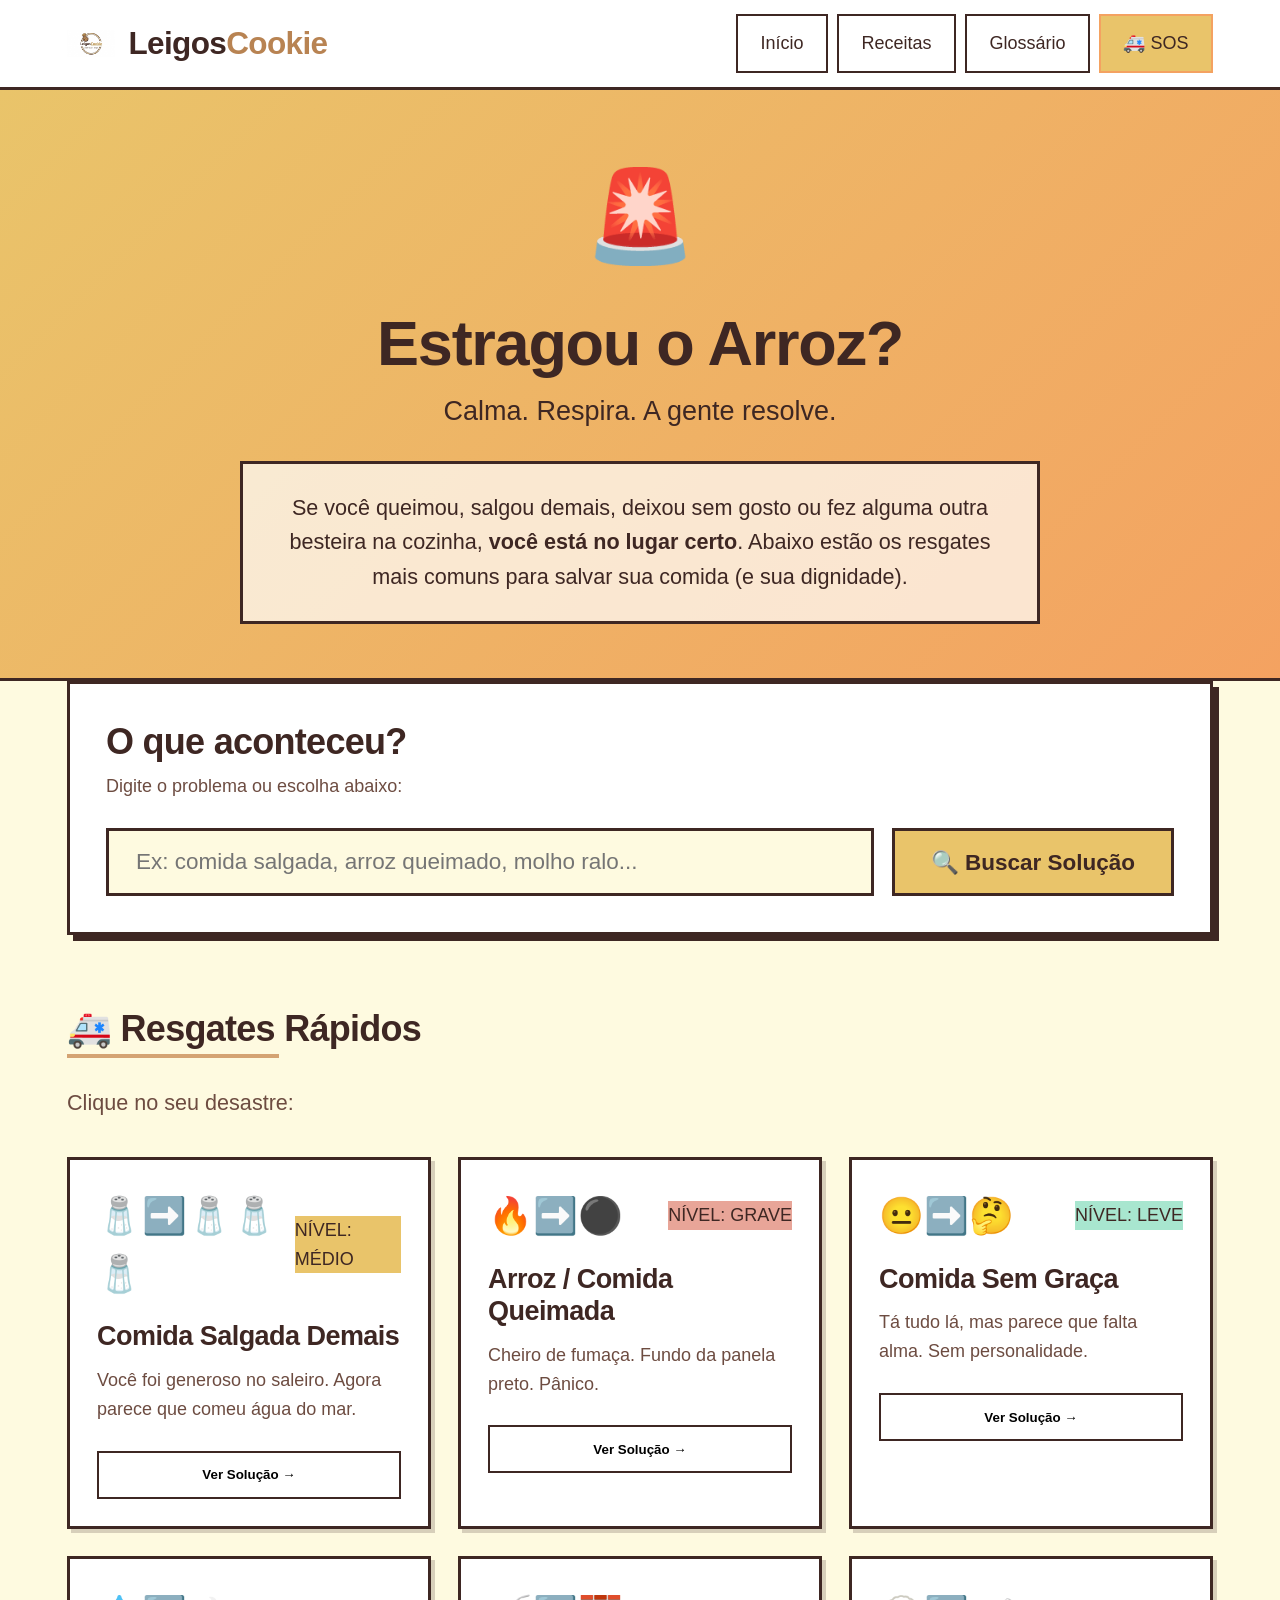
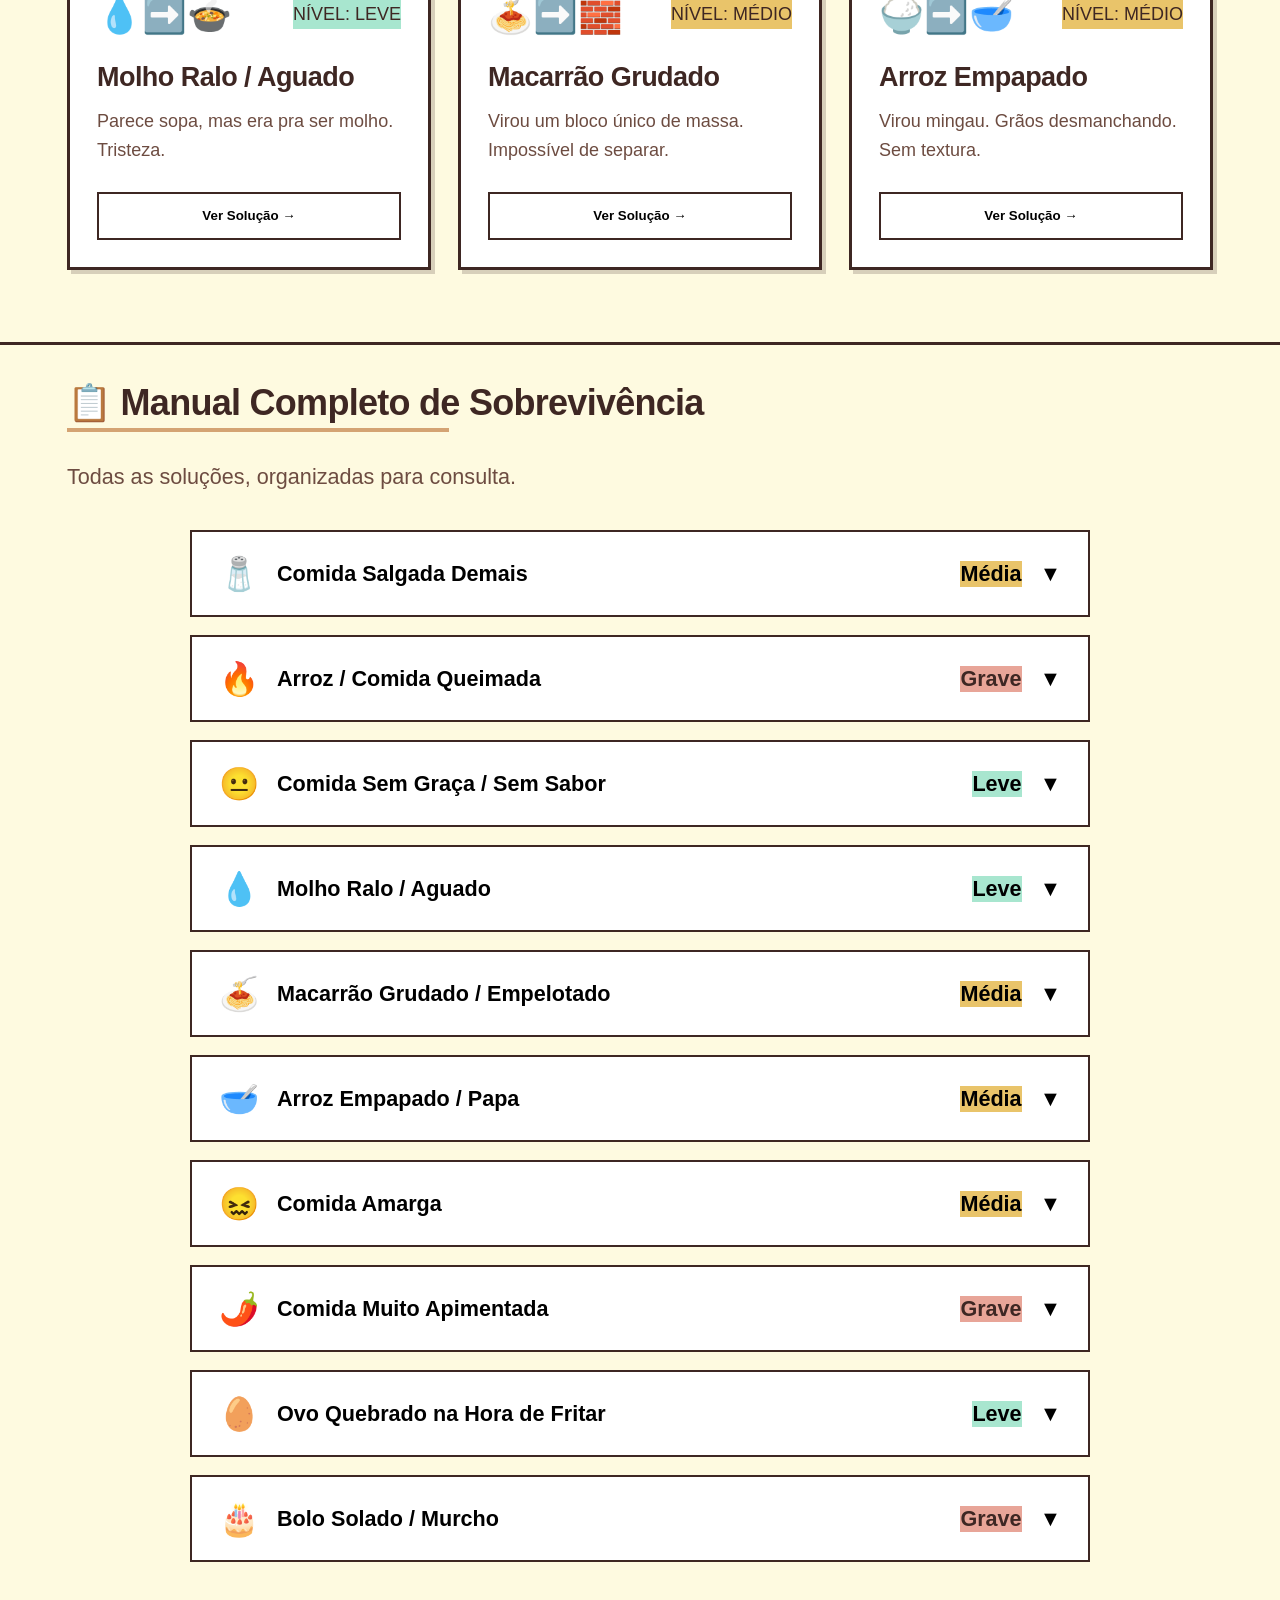
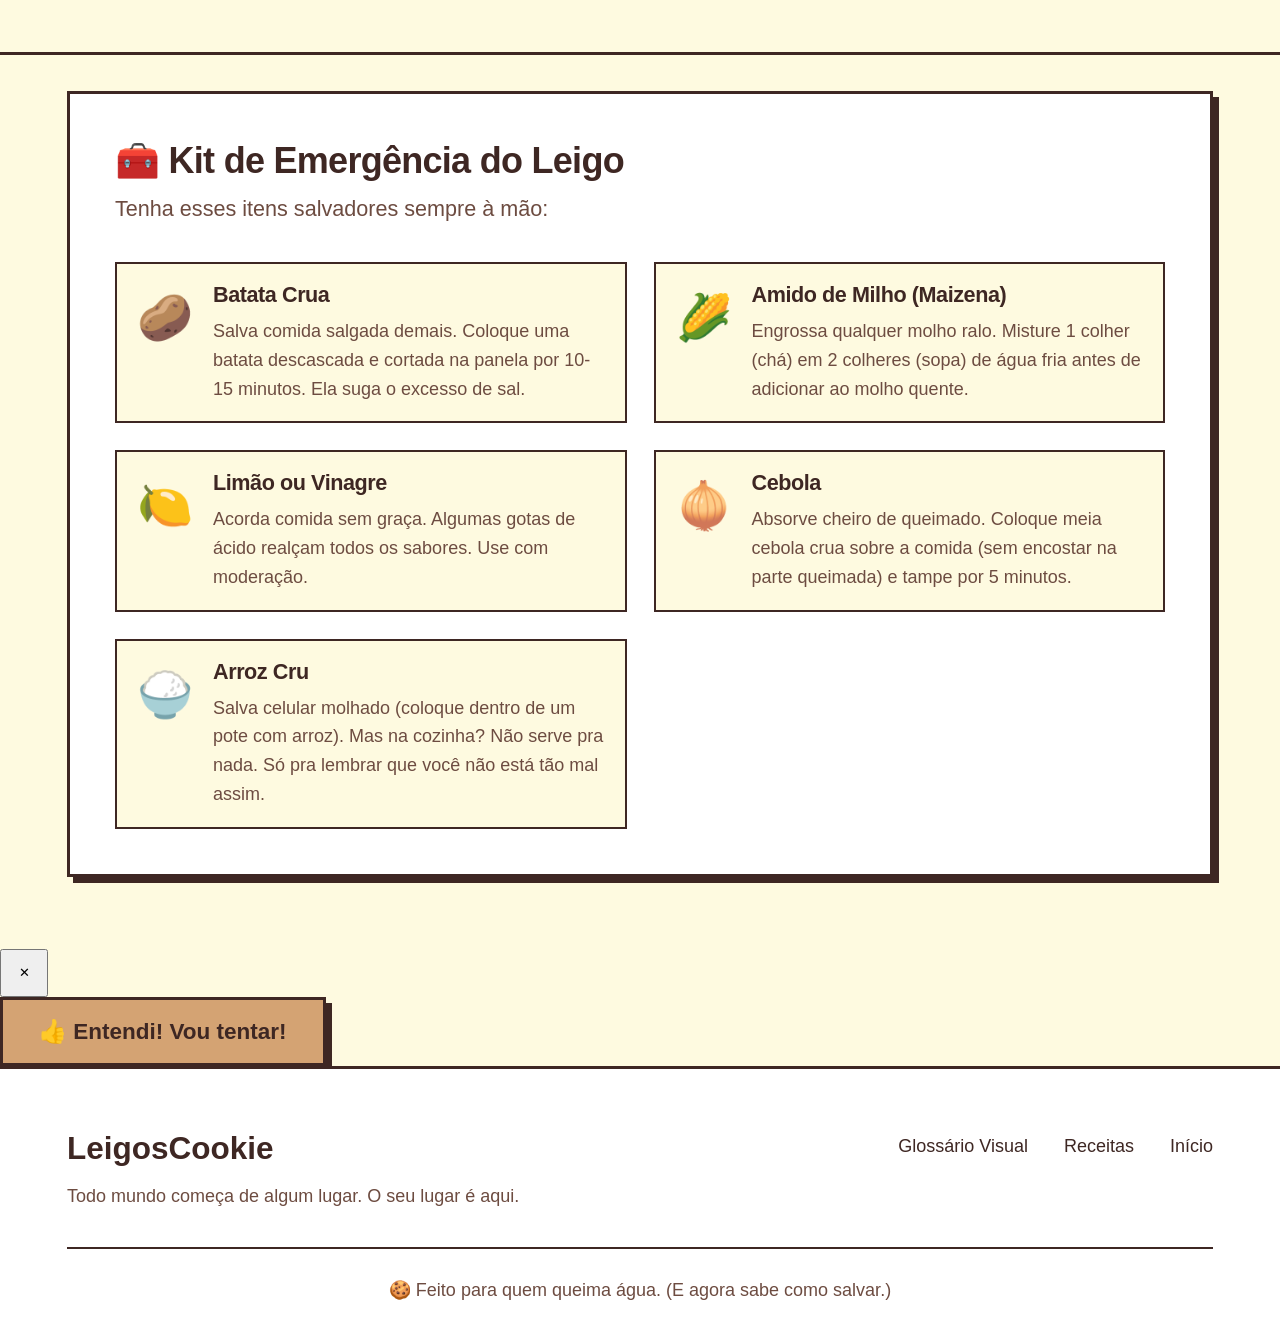
<file: primeiros-socorros.html>
<!DOCTYPE html>
<html lang="pt-BR">
<head>
    <meta charset="UTF-8">
    <meta name="viewport" content="width=device-width, initial-scale=1.0, maximum-scale=1.5, user-scalable=yes">
    <title>Primeiros Socorros · LeigosCookie</title>
    <link rel="icon" href="data:image/svg+xml,%3Csvg xmlns='http://www.w3.org/2000/svg' viewBox='0 0 100 100'%3E%3Ctext y='.9em' font-size='90'%3E🍪%3C/text%3E%3C/svg%3E">
    <link rel="stylesheet" href="css/style.css">
</head>
<body>
    <header class="header">
        <div class="container header__container">
            <a href="index.html" class="logo">
                <img src="assets/images/logo.png" alt="LeigosCookie" width="48" height="48" style="object-fit: contain;">
                <span class="logo__text">Leigos<span class="logo__accent">Cookie</span></span>
            </a>
            
            <nav class="nav" id="mainNav">
                <button class="nav__toggle" id="navToggle" aria-label="Menu">
                    <span class="nav__hamburger"></span>
                </button>
                <ul class="nav__menu" id="navMenu">
                    <li><a href="index.html" class="nav__link">Início</a></li>
                    <li><a href="receitas.html" class="nav__link">Receitas</a></li>
                    <li><a href="glossario.html" class="nav__link">Glossário</a></li>
                    <li><a href="primeiros-socorros.html" class="nav__link nav__link--emergency">🚑 SOS</a></li>
                </ul>
            </nav>
        </div>
    </header>

    <main>
        <!-- HERO DE EMERGÊNCIA -->
        <section class="sos-hero">
            <div class="container">
                <div class="sos-hero__content">
                    <span class="sos-hero__emoji">🚨</span>
                    <h1 class="sos-hero__title">Estragou o Arroz?</h1>
                    <p class="sos-hero__subtitle">Calma. Respira. A gente resolve.</p>
                    <p class="sos-hero__text">Se você queimou, salgou demais, deixou sem gosto ou fez alguma outra besteira na cozinha, <strong>você está no lugar certo</strong>. Abaixo estão os resgates mais comuns para salvar sua comida (e sua dignidade).</p>
                </div>
            </div>
        </section>

        <!-- BUSCADOR DE PROBLEMAS -->
        <section class="sos-search">
            <div class="container">
                <div class="sos-search__box">
                    <h2 class="sos-search__title">O que aconteceu?</h2>
                    <p class="sos-search__subtitle">Digite o problema ou escolha abaixo:</p>
                    
                    <div class="sos-search__input-wrapper">
                        <input type="text" 
                               id="sosInput" 
                               class="sos-search__input" 
                               placeholder="Ex: comida salgada, arroz queimado, molho ralo..."
                               autocomplete="off">
                        <button id="sosBuscar" class="btn btn--emergency">🔍 Buscar Solução</button>
                    </div>
                    
                    <div id="sosResultadoPesquisa" class="sos-search__result hidden">
                        <!-- Resultado da busca aparece aqui -->
                    </div>
                </div>
            </div>
        </section>

        <!-- CATEGORIAS DE EMERGÊNCIA (ACESSO RÁPIDO) -->
        <section class="sos-categories">
            <div class="container">
                <h2 class="section-title">🚑 Resgates Rápidos</h2>
                <p class="section-subtitle">Clique no seu desastre:</p>
                
                <div class="sos-grid">
                    <!-- CARD 1: SALGADO DEMAIS -->
                    <div class="sos-card" data-categoria="sal">
                        <div class="sos-card__header">
                            <span class="sos-card__emoji">🧂➡️🧂🧂🧂</span>
                            <span class="sos-card__badge badge--warning">NÍVEL: MÉDIO</span>
                        </div>
                        <h3 class="sos-card__title">Comida Salgada Demais</h3>
                        <p class="sos-card__desc">Você foi generoso no saleiro. Agora parece que comeu água do mar.</p>
                        <button class="sos-card__btn" data-problema="sal">Ver Solução →</button>
                    </div>
                    
                    <!-- CARD 2: QUEIMADO -->
                    <div class="sos-card" data-categoria="queimado">
                        <div class="sos-card__header">
                            <span class="sos-card__emoji">🔥➡️⚫</span>
                            <span class="sos-card__badge badge--danger">NÍVEL: GRAVE</span>
                        </div>
                        <h3 class="sos-card__title">Arroz / Comida Queimada</h3>
                        <p class="sos-card__desc">Cheiro de fumaça. Fundo da panela preto. Pânico.</p>
                        <button class="sos-card__btn" data-problema="queimado">Ver Solução →</button>
                    </div>
                    
                    <!-- CARD 3: SEM GOSTO -->
                    <div class="sos-card" data-categoria="semgosto">
                        <div class="sos-card__header">
                            <span class="sos-card__emoji">😐➡️🤔</span>
                            <span class="sos-card__badge badge--easy">NÍVEL: LEVE</span>
                        </div>
                        <h3 class="sos-card__title">Comida Sem Graça</h3>
                        <p class="sos-card__desc">Tá tudo lá, mas parece que falta alma. Sem personalidade.</p>
                        <button class="sos-card__btn" data-problema="semgosto">Ver Solução →</button>
                    </div>
                    
                    <!-- CARD 4: MOLHO RALO -->
                    <div class="sos-card" data-categoria="ralo">
                        <div class="sos-card__header">
                            <span class="sos-card__emoji">💧➡️🍲</span>
                            <span class="sos-card__badge badge--easy">NÍVEL: LEVE</span>
                        </div>
                        <h3 class="sos-card__title">Molho Ralo / Aguado</h3>
                        <p class="sos-card__desc">Parece sopa, mas era pra ser molho. Tristeza.</p>
                        <button class="sos-card__btn" data-problema="ralo">Ver Solução →</button>
                    </div>
                    
                    <!-- CARD 5: MACARRÃO GRUDADO -->
                    <div class="sos-card" data-categoria="grudado">
                        <div class="sos-card__header">
                            <span class="sos-card__emoji">🍝➡️🧱</span>
                            <span class="sos-card__badge badge--warning">NÍVEL: MÉDIO</span>
                        </div>
                        <h3 class="sos-card__title">Macarrão Grudado</h3>
                        <p class="sos-card__desc">Virou um bloco único de massa. Impossível de separar.</p>
                        <button class="sos-card__btn" data-problema="grudado">Ver Solução →</button>
                    </div>
                    
                    <!-- CARD 6: ARROZ PAPA -->
                    <div class="sos-card" data-categoria="papa">
                        <div class="sos-card__header">
                            <span class="sos-card__emoji">🍚➡️🥣</span>
                            <span class="sos-card__badge badge--warning">NÍVEL: MÉDIO</span>
                        </div>
                        <h3 class="sos-card__title">Arroz Empapado</h3>
                        <p class="sos-card__desc">Virou mingau. Grãos desmanchando. Sem textura.</p>
                        <button class="sos-card__btn" data-problema="papa">Ver Solução →</button>
                    </div>
                </div>
            </div>
        </section>

        <!-- LISTA COMPLETA DE SOLUÇÕES (EXPANSÍVEL) -->
        <section class="sos-accordion">
            <div class="container">
                <h2 class="section-title">📋 Manual Completo de Sobrevivência</h2>
                <p class="section-subtitle">Todas as soluções, organizadas para consulta.</p>
                
                <div class="accordion" id="sosAccordion">
                    <!-- Os itens são gerados via JavaScript -->
                </div>
            </div>
        </section>

        <!-- DICA EXTRA: KIT DE EMERGÊNCIA -->
        <section class="sos-kit">
            <div class="container">
                <div class="sos-kit__box">
                    <h2 class="sos-kit__title">🧰 Kit de Emergência do Leigo</h2>
                    <p class="sos-kit__subtitle">Tenha esses itens salvadores sempre à mão:</p>
                    
                    <div class="sos-kit__items">
                        <div class="kit-item">
                            <span class="kit-item__emoji">🥔</span>
                            <div class="kit-item__content">
                                <h4>Batata Crua</h4>
                                <p>Salva comida salgada demais. Coloque uma batata descascada e cortada na panela por 10-15 minutos. Ela suga o excesso de sal.</p>
                            </div>
                        </div>
                        
                        <div class="kit-item">
                            <span class="kit-item__emoji">🌽</span>
                            <div class="kit-item__content">
                                <h4>Amido de Milho (Maizena)</h4>
                                <p>Engrossa qualquer molho ralo. Misture 1 colher (chá) em 2 colheres (sopa) de água fria antes de adicionar ao molho quente.</p>
                            </div>
                        </div>
                        
                        <div class="kit-item">
                            <span class="kit-item__emoji">🍋</span>
                            <div class="kit-item__content">
                                <h4>Limão ou Vinagre</h4>
                                <p>Acorda comida sem graça. Algumas gotas de ácido realçam todos os sabores. Use com moderação.</p>
                            </div>
                        </div>
                        
                        <div class="kit-item">
                            <span class="kit-item__emoji">🧅</span>
                            <div class="kit-item__content">
                                <h4>Cebola</h4>
                                <p>Absorve cheiro de queimado. Coloque meia cebola crua sobre a comida (sem encostar na parte queimada) e tampe por 5 minutos.</p>
                            </div>
                        </div>
                        
                        <div class="kit-item">
                            <span class="kit-item__emoji">🍚</span>
                            <div class="kit-item__content">
                                <h4>Arroz Cru</h4>
                                <p>Salva celular molhado (coloque dentro de um pote com arroz). Mas na cozinha? Não serve pra nada. Só pra lembrar que você não está tão mal assim.</p>
                            </div>
                        </div>
                    </div>
                </div>
            </div>
        </section>
    </main>

    <!-- MODAL DE SOLUÇÃO -->
    <div class="modal" id="solucaoModal">
        <div class="modal__overlay"></div>
        <div class="modal__content modal__content--sos">
            <button class="modal__close" id="fecharModal">✕</button>
            
            <div class="modal__body" id="modalBody">
                <!-- Conteúdo dinâmico da solução -->
            </div>
            
            <div class="modal__actions">
                <button class="btn btn--primary" id="entendiBtn">👍 Entendi! Vou tentar!</button>
            </div>
        </div>
    </div>

    <footer class="footer">
        <div class="container">
            <div class="footer__content">
                <div class="footer__brand">
                    <span class="footer__logo">LeigosCookie</span>
                    <p class="footer__tagline">Todo mundo começa de algum lugar. O seu lugar é aqui.</p>
                </div>
                
                <div class="footer__links">
                    <a href="glossario.html">Glossário Visual</a>
                    <a href="receitas.html">Receitas</a>
                    <a href="index.html">Início</a>
                </div>
            </div>
            
            <div class="footer__bottom">
                <p>🍪 Feito para quem queima água. (E agora sabe como salvar.)</p>
            </div>
        </div>
    </footer>

    <!-- Scripts -->
    <script src="js/data.js"></script>
    <script>
        // ============================================
        // PRIMEIROS-SOCORROS.HTML · LÓGICA COMPLETA
        // ============================================
        
        document.addEventListener('DOMContentLoaded', function() {
            
            // ===== DADOS COMPLETOS DE PRIMEIROS SOCORROS =====
            const solucoes = [
                {
                    id: 'sal',
                    problema: 'Comida Salgada Demais',
                    icone: '🧂',
                    gravidade: 'Média',
                    solucao: 'Adicione uma batata crua descascada e cortada ao meio na panela. Deixe cozinhar por 10-15 minutos. A batata suga o excesso de sal. Retire a batata antes de servir.',
                    alternativas: [
                        'Adicione um pouco de açúcar (1 colher de chá por vez) para neutralizar o sal.',
                        'Adicione gotas de limão ou vinagre para cortar o sabor salgado.',
                        'Se for sopa ou caldo, adicione mais água e ajuste os temperos.',
                        'Em último caso, dobre a receita (adicione mais ingredientes sem sal).'
                    ],
                    prevencao: 'Tempere aos poucos, provando sempre. Lembre-se: é mais fácil adicionar sal do que remover.'
                },
                {
                    id: 'queimado',
                    problema: 'Arroz / Comida Queimada',
                    icone: '🔥',
                    gravidade: 'Grave',
                    solucao: 'NÃO RASPE O FUNDO. Retire com cuidado apenas a parte de cima que não queimou e coloque em outra vasilha limpa. Coloque uma cebola crua cortada ao meio sobre a comida, tampe e espere 5-10 minutos. A cebola absorve o cheiro de queimado.',
                    alternativas: [
                        'Troque a vasilha imediatamente. O gosto de queimado se espalha rápido.',
                        'Se for arroz, coloque uma fatia de pão de forma sobre ele e tampe por 5 minutos.',
                        'Adicione uma colher de manteiga gelada para disfarçar o sabor residual.',
                        'Se queimou MUITO, infelizmente não tem salvação. Peça pizza.'
                    ],
                    prevencao: 'Fogo baixo para cozimentos longos. Não abandone a panela. Use timer.'
                },
                {
                    id: 'semgosto',
                    problema: 'Comida Sem Graça / Sem Sabor',
                    icone: '😐',
                    gravidade: 'Leve',
                    solucao: 'Adicione sal aos poucos, provando. Se mesmo assim estiver "apagada", adicione umas gotas de limão ou vinagre. O ácido "acorda" o sabor da comida. Um tablete de caldo de galinha/legumes também resolve na emergência.',
                    alternativas: [
                        'Adicione alho ou cebola refogados na hora (dá frescor).',
                        'Use ervas secas (orégano, manjericão) ou frescas (salsinha, cebolinha).',
                        'Um toque de pimenta-do-reino moída na hora faz milagres.',
                        'Manteiga ou azeite no final também realçam sabores.'
                    ],
                    prevencao: 'Tempere por camadas. Salgue um pouco a cada etapa, não só no final.'
                },
                {
                    id: 'ralo',
                    problema: 'Molho Ralo / Aguado',
                    icone: '💧',
                    gravidade: 'Leve',
                    solucao: 'Misture 1 colher de chá de amido de milho (maizena) em 2 colheres de sopa de água FRIA. Despeje no molho fervendo mexendo sem parar. Em 30-60 segundos engrossa. Repita se necessário.',
                    alternativas: [
                        'Farinha de trigo funciona também (1 colher de sopa para cada xícara de líquido), mas precisa cozinhar bem para não ficar com gosto de cru.',
                        'Deixe o molho reduzir em fogo baixo sem tampa (evapora a água).',
                        'Adicione um pouco de purê de batata instantâneo.',
                        'Se for molho de tomate, uma colher de extrato de tomate ajuda.'
                    ],
                    prevencao: 'Adicione líquidos aos poucos. É mais fácil adicionar do que engrossar.'
                },
                {
                    id: 'grudado',
                    problema: 'Macarrão Grudado / Empelotado',
                    icone: '🍝',
                    gravidade: 'Média',
                    solucao: 'Escorra o macarrão e passe em água corrente fria por 30 segundos para interromper o cozimento. Depois volte para a panela com um fio de azeite e misture bem. O azeite solta os fios.',
                    alternativas: [
                        'Adicione um pouco da água do cozimento (que contém amido) e mexa.',
                        'Se já estiver frio e grudado, coloque em água fervente por 30 segundos e escorra novamente.',
                        'Misture o molho imediatamente após escorrer. O molho quente solta a massa.',
                        'Nunca lave o macarrão com água fria se for servir com molho (perde a aderência).'
                    ],
                    prevencao: 'Use panela grande com MUITA água. Mexa nos primeiros 2 minutos de cozimento. Não coloque óleo na água (mito).'
                },
                {
                    id: 'papa',
                    problema: 'Arroz Empapado / Papa',
                    icone: '🥣',
                    gravidade: 'Média',
                    solucao: 'Se ainda estiver quente, espalhe o arroz em uma assadeira ou prato grande para esfriar rapidamente e evaporar o excesso de umidade. Depois volte para a panela em fogo baixo por 2 minutos.',
                    alternativas: [
                        'Coloque uma fatia de pão de forma sobre o arroz e tampe por 5 minutos. O pão absorve umidade.',
                        'Se estiver muito papa, faça bolinho de arroz! Adicione ovo, farinha e queijo, modele e frite.',
                        'Transforme em arroz de forno: coloque em um refratário, cubra com queijo e leve ao forno para secar.',
                        'Use como base para sopa (adicione caldo de legumes).'
                    ],
                    prevencao: 'Use a proporção correta: 1 xícara de arroz para 2 xícaras de água. Fogo baixo após ferver. Não mexa durante o cozimento.'
                },
                {
                    id: 'amargo',
                    problema: 'Comida Amarga',
                    icone: '😖',
                    gravidade: 'Média',
                    solucao: 'Adicione uma pitada de açúcar ou mel para neutralizar o amargor. Uma colher de manteiga ou creme de leite também ajuda a suavizar o sabor amargo.',
                    alternativas: [
                        'Se for de alho queimado, infelizmente não tem conserto. Comece de novo.',
                        'Para berinjela ou jiló, deixe de molho em água com sal por 30 minutos antes de cozinhar.',
                        'Adicione acidez (limão, vinagre) para equilibrar o amargor.',
                        'Batata doce ou cenoura ralada adicionam doçura natural.'
                    ],
                    prevencao: 'Não queime o alho. Retire as sementes de pimentões e pepinos.'
                },
                {
                    id: 'apimentado',
                    problema: 'Comida Muito Apimentada',
                    icone: '🌶️',
                    gravidade: 'Grave',
                    solucao: 'Adicione laticínios: creme de leite, iogurte natural, leite de coco ou requeijão. A caseína do leite neutraliza a capsaicina (substância que arde). Água NÃO adianta, só espalha a ardência.',
                    alternativas: [
                        'Adicione açúcar ou mel para equilibrar.',
                        'Acidez (limão, vinagre) também ajuda a cortar a ardência.',
                        'Aumente a receita (adicione mais ingredientes sem pimenta).',
                        'Sirva com arroz branco ou pão para acompanhar e diluir a ardência na boca.'
                    ],
                    prevencao: 'Pimenta se adiciona aos poucos. Prove antes de colocar mais. Lave as mãos após manusear pimenta (e não toque nos olhos!).'
                },
                {
                    id: 'ovoquebrado',
                    problema: 'Ovo Quebrado na Hora de Fritar',
                    icone: '🥚',
                    gravidade: 'Leve',
                    solucao: 'Abaixe o fogo imediatamente. Com uma espátula, tente juntar a clara espalhada para perto da gema. Se a gema estourou, não tem conserto visual, mas o sabor é o mesmo. Chame de "ovo mexido rústico".',
                    alternativas: [
                        'Quebre o ovo em uma tigela separada antes de colocar na frigideira. Sempre.',
                        'Se quebrou na água (ovo pochê), adicione um pouco de vinagre na água. Ajuda a coagular a clara.',
                        'Ovo velho espalha mais. Use ovos frescos para fritar.',
                        'Transforme em omelete: bata o ovo quebrado e adicione queijo.'
                    ],
                    prevencao: 'Sempre quebre o ovo em uma tigela separada. Ovos em temperatura ambiente quebram menos.'
                },
                {
                    id: 'bolomurcho',
                    problema: 'Bolo Solado / Murcho',
                    icone: '🎂',
                    gravidade: 'Grave',
                    solucao: 'Se já assou e murchou, não tem como "inflar" de novo. Mas você pode: 1) Cortar em cubos e fazer pavê. 2) Esfarelar e fazer brigadeiro de bolo. 3) Cobrir com bastante cobertura para disfarçar. 4) Chamar de "bolo cremoso".',
                    alternativas: [
                        'Transforme em bolo de pote: intercale camadas de bolo esfarelado com creme.',
                        'Faça trufas: misture a massa esfarelada com leite condensado, modele e passe no chocolate.',
                        'Use como base para cheesecake ou torta (base de bolo triturado com manteiga).',
                        'Sirva com sorvete. Sorvete salva qualquer sobremesa.'
                    ],
                    prevencao: 'Não abra o forno nos primeiros 20 minutos. Não bata demais a massa após adicionar farinha. Fermento vencido não funciona.'
                }
            ];
            
            // ===== REFERÊNCIAS =====
            const modal = document.getElementById('solucaoModal');
            const modalBody = document.getElementById('modalBody');
            const fecharModal = document.getElementById('fecharModal');
            const overlay = document.querySelector('.modal__overlay');
            const entendiBtn = document.getElementById('entendiBtn');
            const sosInput = document.getElementById('sosInput');
            const sosBuscar = document.getElementById('sosBuscar');
            const sosResultado = document.getElementById('sosResultadoPesquisa');
            const accordion = document.getElementById('sosAccordion');
            
            // ===== MENU MOBILE =====
            const navToggle = document.getElementById('navToggle');
            const navMenu = document.getElementById('navMenu');
            if (navToggle && navMenu) {
                navToggle.addEventListener('click', () => {
                    navMenu.classList.toggle('active');
                });
            }
            
            // ===== RENDERIZAR ACCORDION =====
            function renderizarAccordion() {
                if (!accordion) return;
                
                accordion.innerHTML = solucoes.map(sol => `
                    <div class="accordion-item">
                        <button class="accordion-header" data-id="${sol.id}">
                            <span class="accordion-header__icon">${sol.icone}</span>
                            <span class="accordion-header__title">${sol.problema}</span>
                            <span class="accordion-header__badge badge--${sol.gravidade === 'Grave' ? 'danger' : (sol.gravidade === 'Média' ? 'warning' : 'easy')}">${sol.gravidade}</span>
                            <span class="accordion-header__arrow">▼</span>
                        </button>
                        <div class="accordion-content" id="accordion-${sol.id}">
                            <div class="accordion-content__inner">
                                <p class="accordion-content__solucao"><strong>🆘 Solução:</strong> ${sol.solucao}</p>
                                
                                <div class="accordion-content__alternativas">
                                    <strong>💡 Alternativas:</strong>
                                    <ul>
                                        ${sol.alternativas.map(alt => `<li>${alt}</li>`).join('')}
                                    </ul>
                                </div>
                                
                                <div class="accordion-content__prevencao">
                                    <strong>🛡️ Prevenção:</strong> ${sol.prevencao}
                                </div>
                            </div>
                        </div>
                    </div>
                `).join('');
                
                // Adicionar event listeners aos headers
                document.querySelectorAll('.accordion-header').forEach(header => {
                    header.addEventListener('click', () => {
                        const id = header.dataset.id;
                        const content = document.getElementById(`accordion-${id}`);
                        const isActive = header.classList.contains('active');
                        
                        // Fechar todos
                        document.querySelectorAll('.accordion-header').forEach(h => h.classList.remove('active'));
                        document.querySelectorAll('.accordion-content').forEach(c => c.classList.remove('active'));
                        
                        // Abrir o clicado se não estava ativo
                        if (!isActive) {
                            header.classList.add('active');
                            content.classList.add('active');
                        }
                    });
                });
            }
            
            // ===== ABRIR MODAL COM SOLUÇÃO =====
            function abrirModalSolucao(solucao) {
                modalBody.innerHTML = `
                    <div class="sos-modal">
                        <div class="sos-modal__header">
                            <span class="sos-modal__emoji">${solucao.icone}</span>
                            <h2 class="sos-modal__title">${solucao.problema}</h2>
                            <span class="sos-modal__badge badge--${solucao.gravidade === 'Grave' ? 'danger' : (solucao.gravidade === 'Média' ? 'warning' : 'easy')}">${solucao.gravidade}</span>
                        </div>
                        
                        <div class="sos-modal__solucao">
                            <h3>🆘 SOLUÇÃO IMEDIATA</h3>
                            <p>${solucao.solucao}</p>
                        </div>
                        
                        <div class="sos-modal__alternativas">
                            <h3>💡 PLANOS B, C e D</h3>
                            <ul>
                                ${solucao.alternativas.map(alt => `<li>${alt}</li>`).join('')}
                            </ul>
                        </div>
                        
                        <div class="sos-modal__prevencao">
                            <h3>🛡️ COMO EVITAR NA PRÓXIMA</h3>
                            <p>${solucao.prevencao}</p>
                        </div>
                    </div>
                `;
                
                modal.classList.add('active');
                document.body.style.overflow = 'hidden';
            }
            
            // ===== FECHAR MODAL =====
            function fecharModalFn() {
                modal.classList.remove('active');
                document.body.style.overflow = '';
            }
            
            fecharModal.addEventListener('click', fecharModalFn);
            overlay.addEventListener('click', fecharModalFn);
            entendiBtn.addEventListener('click', fecharModalFn);
            document.addEventListener('keydown', (e) => {
                if (e.key === 'Escape' && modal.classList.contains('active')) {
                    fecharModalFn();
                }
            });
            
            // ===== BUSCAR SOLUÇÃO =====
            function buscarSolucao(termo) {
                const termoLower = termo.toLowerCase().trim();
                
                const encontrada = solucoes.find(s => 
                    s.problema.toLowerCase().includes(termoLower) ||
                    s.solucao.toLowerCase().includes(termoLower) ||
                    s.alternativas.some(a => a.toLowerCase().includes(termoLower)) ||
                    s.id.includes(termoLower)
                );
                
                if (encontrada) {
                    abrirModalSolucao(encontrada);
                    
                    // Também mostrar na área de pesquisa
                    if (sosResultado) {
                        sosResultado.innerHTML = `
                            <div class="sos-search__result-item">
                                <span class="sos-search__result-emoji">${encontrada.icone}</span>
                                <div>
                                    <strong>${encontrada.problema}</strong>
                                    <p>${encontrada.solucao.substring(0, 100)}...</p>
                                </div>
                                <button class="btn btn--small btn-ver-solucao" data-id="${encontrada.id}">Ver Completo</button>
                            </div>
                        `;
                        sosResultado.classList.remove('hidden');
                        
                        document.querySelector('.btn-ver-solucao')?.addEventListener('click', () => {
                            abrirModalSolucao(encontrada);
                        });
                    }
                } else {
                    if (sosResultado) {
                        sosResultado.innerHTML = `
                            <div class="sos-search__result-item sos-search__result-item--notfound">
                                <span>😕</span>
                                <p>Não encontrei solução exata para "${termo}". Tente: salgado, queimado, sem gosto, ralo, grudado, papa...</p>
                            </div>
                        `;
                        sosResultado.classList.remove('hidden');
                    }
                }
            }
            
            // ===== EVENT LISTENERS =====
            if (sosBuscar && sosInput) {
                sosBuscar.addEventListener('click', () => {
                    const termo = sosInput.value.trim();
                    if (termo) {
                        buscarSolucao(termo);
                    }
                });
                
                sosInput.addEventListener('keypress', (e) => {
                    if (e.key === 'Enter') {
                        const termo = sosInput.value.trim();
                        if (termo) {
                            buscarSolucao(termo);
                        }
                    }
                });
            }
            
            // Cards de categoria
            document.querySelectorAll('.sos-card__btn').forEach(btn => {
                btn.addEventListener('click', () => {
                    const problema = btn.dataset.problema;
                    const solucao = solucoes.find(s => s.id === problema);
                    if (solucao) {
                        abrirModalSolucao(solucao);
                    }
                });
            });
            
            // Também permitir clicar no card inteiro
            document.querySelectorAll('.sos-card').forEach(card => {
                card.addEventListener('click', (e) => {
                    if (!e.target.closest('.sos-card__btn')) {
                        const problema = card.dataset.categoria;
                        const solucao = solucoes.find(s => s.id === problema);
                        if (solucao) {
                            abrirModalSolucao(solucao);
                        }
                    }
                });
            });
            
            // ===== INICIALIZAR =====
            renderizarAccordion();
            
            // Verificar se veio com parâmetro de busca na URL
            const urlParams = new URLSearchParams(window.location.search);
            const buscaUrl = urlParams.get('busca');
            if (buscaUrl) {
                sosInput.value = buscaUrl;
                buscarSolucao(buscaUrl);
            }
        });
    </script>
    
    <style>
        /* ===== ESTILOS ESPECÍFICOS PRIMEIROS-SOCORROS ===== */
        
        /* Hero de Emergência */
        .sos-hero {
            background: linear-gradient(135deg, var(--color-emergency) 0%, var(--color-emergency-dark) 100%);
            border-bottom: var(--border-thick);
            padding: 3rem 0;
        }
        
        .sos-hero__content {
            text-align: center;
            max-width: 800px;
            margin: 0 auto;
        }
        
        .sos-hero__emoji {
            font-size: 5rem;
            display: block;
            margin-bottom: 1rem;
        }
        
        .sos-hero__title {
            font-size: 3.5rem;
            margin-bottom: 0.5rem;
            color: var(--color-text);
        }
        
        .sos-hero__subtitle {
            font-size: 1.5rem;
            margin-bottom: 1.5rem;
            font-weight: 500;
        }
        
        .sos-hero__text {
            font-size: 1.2rem;
            background: rgba(255,255,255,0.7);
            padding: 1.5rem;
            border: var(--border-thick);
            display: inline-block;
        }
        
        /* Buscador SOS */
        .sos-search {
            padding: 2rem 0;
            margin-top: -2rem;
        }
        
        .sos-search__box {
            background: var(--color-surface);
            border: var(--border-thick);
            padding: 2rem;
            box-shadow: var(--shadow-hard);
        }
        
        .sos-search__title {
            font-size: 2rem;
            margin-bottom: 0.5rem;
        }
        
        .sos-search__subtitle {
            color: var(--color-text-light);
            margin-bottom: 1.5rem;
        }
        
        .sos-search__input-wrapper {
            display: flex;
            gap: 1rem;
        }
        
        .sos-search__input {
            flex: 1;
            padding: 1rem 1.5rem;
            font-size: 1.25rem;
            border: var(--border-thick);
            background: var(--color-bg);
            min-height: 60px;
        }
        
        .btn--emergency {
            background: var(--color-emergency);
            border: var(--border-thick);
            font-weight: 700;
            min-height: 60px;
            padding: 0 2rem;
        }
        
        .sos-search__result {
            margin-top: 1.5rem;
            padding: 1.5rem;
            background: var(--color-secondary);
            border: var(--border-medium);
        }
        
        .sos-search__result-item {
            display: flex;
            align-items: center;
            gap: 1rem;
        }
        
        .sos-search__result-emoji {
            font-size: 2.5rem;
        }
        
        .sos-search__result-item--notfound {
            justify-content: center;
            color: var(--color-text-light);
        }
        
        /* Grid de Categorias */
        .sos-categories {
            padding: 2rem 0 4rem;
        }
        
        .section-subtitle {
            color: var(--color-text-light);
            margin-bottom: 2rem;
            font-size: 1.2rem;
        }
        
        .sos-grid {
            display: grid;
            grid-template-columns: repeat(3, 1fr);
            gap: 1.5rem;
        }
        
        .sos-card {
            background: var(--color-surface);
            border: var(--border-thick);
            padding: 1.5rem;
            cursor: pointer;
            transition: all 0.15s;
            box-shadow: var(--shadow-soft);
        }
        
        .sos-card:hover {
            transform: translate(-4px, -4px);
            box-shadow: var(--shadow-hard);
        }
        
        .sos-card__header {
            display: flex;
            align-items: center;
            justify-content: space-between;
            margin-bottom: 1rem;
        }
        
        .sos-card__emoji {
            font-size: 2rem;
        }
        
        .badge--warning {
            background: var(--color-emergency);
        }
        
        .badge--danger {
            background: #E8A598;
            color: #3E2723;
        }
        
        .badge--easy {
            background: #A8E6CF;
        }
        
        .sos-card__title {
            font-size: 1.5rem;
            margin-bottom: 0.75rem;
        }
        
        .sos-card__desc {
            color: var(--color-text-light);
            margin-bottom: 1.5rem;
        }
        
        .sos-card__btn {
            width: 100%;
            padding: 0.75rem;
            background: none;
            border: var(--border-medium);
            font-weight: 600;
            cursor: pointer;
            transition: all 0.1s;
            min-height: 48px;
        }
        
        .sos-card__btn:hover {
            background: var(--color-primary);
        }
        
        /* Accordion */
        .sos-accordion {
            padding: 2rem 0 4rem;
            border-top: var(--border-thick);
        }
        
        .accordion {
            max-width: 900px;
            margin: 2rem auto 0;
        }
        
        .accordion-item {
            margin-bottom: 1rem;
            border: var(--border-medium);
            background: var(--color-surface);
        }
        
        .accordion-header {
            width: 100%;
            display: flex;
            align-items: center;
            gap: 1rem;
            padding: 1.25rem 1.5rem;
            background: none;
            border: none;
            cursor: pointer;
            text-align: left;
            font-size: 1.2rem;
            font-weight: 600;
            transition: background 0.1s;
        }
        
        .accordion-header:hover {
            background: var(--color-secondary);
        }
        
        .accordion-header__icon {
            font-size: 1.8rem;
        }
        
        .accordion-header__title {
            flex: 1;
        }
        
        .accordion-header__arrow {
            transition: transform 0.2s;
        }
        
        .accordion-header.active .accordion-header__arrow {
            transform: rotate(180deg);
        }
        
        .accordion-content {
            display: none;
            padding: 0 1.5rem 1.5rem;
            border-top: 1px dashed var(--color-border);
        }
        
        .accordion-content.active {
            display: block;
        }
        
        .accordion-content__inner {
            padding-top: 1.5rem;
        }
        
        .accordion-content__solucao {
            font-size: 1.2rem;
            margin-bottom: 1.5rem;
            padding: 1rem;
            background: var(--color-emergency);
            border: var(--border-medium);
        }
        
        .accordion-content__alternativas {
            margin-bottom: 1.5rem;
        }
        
        .accordion-content__alternativas ul {
            margin-top: 0.5rem;
            padding-left: 1.5rem;
        }
        
        .accordion-content__alternativas li {
            margin-bottom: 0.5rem;
        }
        
        .accordion-content__prevencao {
            padding: 1rem;
            background: var(--color-secondary);
            border-left: 4px solid var(--color-primary-dark);
        }
        
        /* Kit de Emergência */
        .sos-kit {
            padding: 2rem 0 4rem;
            border-top: var(--border-thick);
        }
        
        .sos-kit__box {
            background: var(--color-surface);
            border: var(--border-thick);
            padding: 2.5rem;
            box-shadow: var(--shadow-hard);
        }
        
        .sos-kit__title {
            font-size: 2rem;
            margin-bottom: 0.5rem;
        }
        
        .sos-kit__subtitle {
            color: var(--color-text-light);
            margin-bottom: 2rem;
            font-size: 1.2rem;
        }
        
        .sos-kit__items {
            display: grid;
            grid-template-columns: repeat(2, 1fr);
            gap: 1.5rem;
        }
        
        .kit-item {
            display: flex;
            gap: 1rem;
            padding: 1rem;
            border: var(--border-medium);
            background: var(--color-bg);
        }
        
        .kit-item__emoji {
            font-size: 2.5rem;
            min-width: 60px;
            text-align: center;
        }
        
        .kit-item__content h4 {
            font-size: 1.2rem;
            margin-bottom: 0.5rem;
        }
        
        .kit-item__content p {
            color: var(--color-text-light);
        }
        
        /* Modal SOS */
        .modal__content--sos {
            max-width: 700px;
        }
        
        .sos-modal__header {
            display: flex;
            align-items: center;
            gap: 1rem;
            margin-bottom: 2rem;
            padding-bottom: 1rem;
            border-bottom: var(--border-medium);
        }
        
        .sos-modal__emoji {
            font-size: 3rem;
        }
        
        .sos-modal__title {
            font-size: 2rem;
            flex: 1;
            margin: 0;
        }
        
        .sos-modal__solucao {
            background: var(--color-emergency);
            padding: 1.5rem;
            border: var(--border-medium);
            margin-bottom: 1.5rem;
        }
        
        .sos-modal__solucao h3 {
            margin-bottom: 0.75rem;
            font-size: 1.3rem;
        }
        
        .sos-modal__solucao p {
            font-size: 1.2rem;
        }
        
        .sos-modal__alternativas {
            margin-bottom: 1.5rem;
        }
        
        .sos-modal__alternativas h3 {
            margin-bottom: 0.75rem;
            font-size: 1.2rem;
        }
        
        .sos-modal__alternativas ul {
            padding-left: 1.5rem;
        }
        
        .sos-modal__alternativas li {
            margin-bottom: 0.5rem;
        }
        
        .sos-modal__prevencao {
            padding: 1rem;
            background: var(--color-secondary);
            border-left: 4px solid var(--color-primary-dark);
        }
        
        .sos-modal__prevencao h3 {
            margin-bottom: 0.5rem;
            font-size: 1.1rem;
        }
        
        /* Responsivo */
        @media (max-width: 768px) {
            .sos-hero__title {
                font-size: 2.5rem;
            }
            
            .sos-grid {
                grid-template-columns: 1fr;
            }
            
            .sos-search__input-wrapper {
                flex-direction: column;
            }
            
            .sos-kit__items {
                grid-template-columns: 1fr;
            }
            
            .accordion-header {
                padding: 1rem;
                font-size: 1rem;
            }
            
            .accordion-header__icon {
                font-size: 1.5rem;
            }
            
            .sos-modal__header {
                flex-wrap: wrap;
            }
            
            .sos-modal__title {
                font-size: 1.5rem;
            }
        }
        
        @media (max-width: 480px) {
            .sos-hero {
                padding: 2rem 0;
            }
            
            .sos-hero__title {
                font-size: 2rem;
            }
            
            .sos-hero__subtitle {
                font-size: 1.2rem;
            }
            
            .sos-search__box {
                padding: 1.5rem;
            }
        }
    </style>
</body>
</html>
</file>
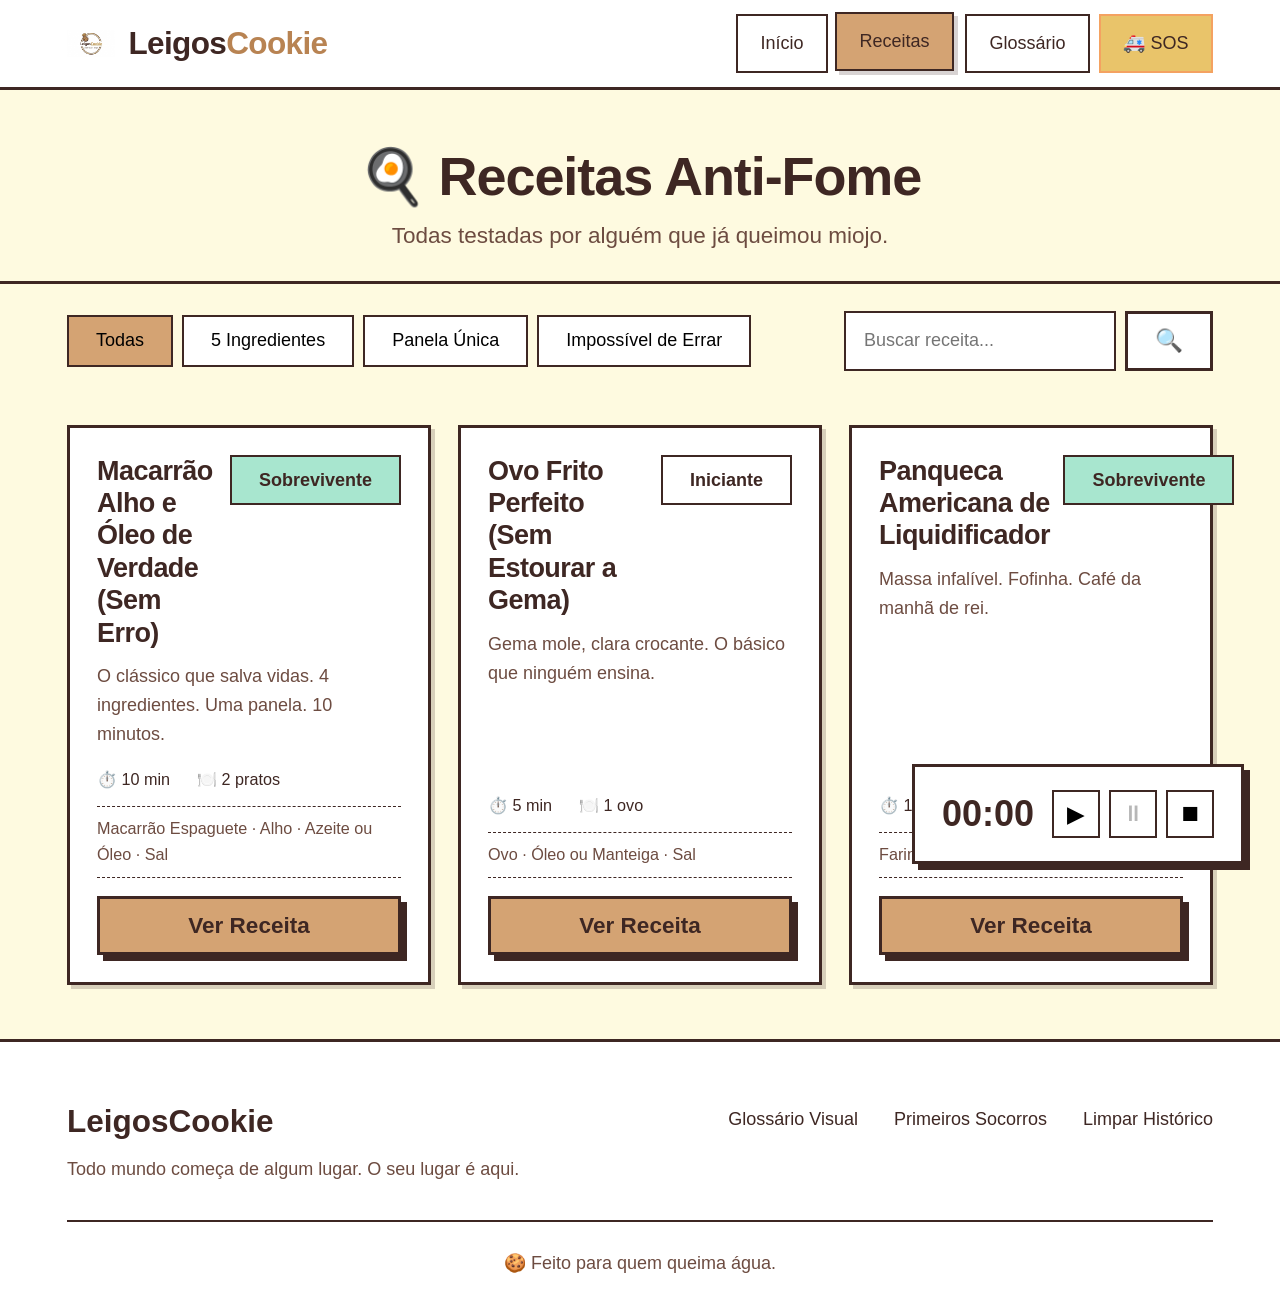
<file: receitas.html>
<!DOCTYPE html>
<html lang="pt-BR">
<head>
    <meta charset="UTF-8">
    <meta name="viewport" content="width=device-width, initial-scale=1.0, maximum-scale=1.5, user-scalable=yes">
    <title>Receitas · LeigosCookie</title>
    <link rel="icon" href="data:image/svg+xml,%3Csvg xmlns='http://www.w3.org/2000/svg' viewBox='0 0 100 100'%3E%3Ctext y='.9em' font-size='90'%3E🍪%3C/text%3E%3C/svg%3E">
    <link rel="stylesheet" href="css/style.css">
</head>
<body>
    <header class="header">
        <div class="container header__container">
            <a href="index.html" class="logo">
                <img src="assets/images/logo.png" alt="LeigosCookie" width="48" height="48" style="object-fit: contain;">
                <span class="logo__text">Leigos<span class="logo__accent">Cookie</span></span>
            </a>
            
            <nav class="nav" id="mainNav">
                <button class="nav__toggle" id="navToggle" aria-label="Menu">
                    <span class="nav__hamburger"></span>
                </button>
                <ul class="nav__menu" id="navMenu">
                    <li><a href="index.html" class="nav__link">Início</a></li>
                    <li><a href="receitas.html" class="nav__link nav__link--active">Receitas</a></li>
                    <li><a href="glossario.html" class="nav__link">Glossário</a></li>
                    <li><a href="primeiros-socorros.html" class="nav__link nav__link--emergency">🚑 SOS</a></li>
                </ul>
            </nav>
        </div>
    </header>

    <main>
        <!-- CABEÇALHO DA PÁGINA -->
        <section class="page-header">
            <div class="container">
                <h1 class="page-header__title">🍳 Receitas Anti-Fome</h1>
                <p class="page-header__subtitle">Todas testadas por alguém que já queimou miojo.</p>
            </div>
        </section>

        <!-- FILTROS -->
        <section class="filters">
            <div class="container">
                <div class="filters__bar">
                    <div class="filters__group">
                        <button class="filter-chip active" data-filter="todas">Todas</button>
                        <button class="filter-chip" data-filter="5ingredientes">5 Ingredientes</button>
                        <button class="filter-chip" data-filter="panelaunica">Panela Única</button>
                        <button class="filter-chip" data-filter="impossivelerrar">Impossível de Errar</button>
                    </div>
                    
                    <div class="filters__search">
                        <input type="text" id="buscaReceita" class="filters__input" placeholder="Buscar receita...">
                        <button id="btnBusca" class="btn btn--small">🔍</button>
                    </div>
                </div>
                
                <!-- FILTROS ATIVOS (TAGS) -->
                <div class="filters__active" id="filtrosAtivos">
                    <!-- Aparecem dinamicamente -->
                </div>
            </div>
        </section>

        <!-- MODO PÂNICO ALERTA (se ativado) -->
        <div class="panic-mode-banner hidden" id="panicBanner">
            <div class="container">
                <span>🚨 MODO SOBREVIVÊNCIA ATIVADO 🚨</span>
                <button id="desativarPanico" class="panic-mode-banner__close">✕</button>
            </div>
        </div>

        <!-- GRID DE RECEITAS -->
        <section class="recipes-grid-section">
            <div class="container">
                <div class="recipes-grid" id="recipesGrid">
                    <!-- Carregado via JavaScript -->
                </div>
                
                <!-- MENSAGEM "NENHUMA RECEITA" -->
                <div class="no-results hidden" id="noResults">
                    <p>😕 Nenhuma receita encontrada com esses filtros.</p>
                    <button class="btn btn--outline" id="limparFiltros">Limpar Filtros</button>
                </div>
            </div>
        </section>

        <!-- TIMER GLOBAL (acessível em qualquer scroll) -->
        <div class="timer-sticky" id="timerSticky">
            <div class="timer-sticky__display" id="timerDisplay">00:00</div>
            <div class="timer-sticky__controls">
                <button class="timer-sticky__btn" id="timerIniciar" title="Iniciar">▶</button>
                <button class="timer-sticky__btn" id="timerPausar" title="Pausar" disabled>⏸</button>
                <button class="timer-sticky__btn" id="timerResetar" title="Resetar">⏹</button>
            </div>
        </div>
    </main>

    <!-- MODAL DE RECEITA (expande ao clicar) -->
    <div class="modal" id="receitaModal">
        <div class="modal__overlay"></div>
        <div class="modal__content">
            <button class="modal__close" id="fecharModal">✕</button>
            
            <div class="modal__body" id="modalBody">
                <!-- Conteúdo dinâmico da receita -->
            </div>
            
            <!-- ALERTAS DA CHECKLIST -->
            <div id="alertaChecklist" class="modal__alerta"></div>
            
            <!-- AÇÕES DA CHECKLIST -->
            <div class="modal__actions">
                <button class="btn btn--outline" id="resetChecklist">🔄 Resetar Checklist</button>
                <button class="btn btn--primary" id="marcarTudo">✅ Marcar Tudo Como Feito</button>
            </div>
        </div>
    </div>

    <footer class="footer">
        <div class="container">
            <div class="footer__content">
                <div class="footer__brand">
                    <span class="footer__logo">LeigosCookie</span>
                    <p class="footer__tagline">Todo mundo começa de algum lugar. O seu lugar é aqui.</p>
                </div>
                
                <div class="footer__links">
                    <a href="glossario.html">Glossário Visual</a>
                    <a href="primeiros-socorros.html">Primeiros Socorros</a>
                    <a href="#" id="limparHistorico">Limpar Histórico</a>
                </div>
            </div>
            
            <div class="footer__bottom">
                <p>🍪 Feito para quem queima água.</p>
            </div>
        </div>
    </footer>

    <!-- Scripts -->
    <script src="js/data.js"></script>
    <script src="js/timer.js"></script>
    <script src="js/checklist.js"></script>
    <script>
        // ============================================
        // RECEITAS.HTML · LÓGICA ESPECÍFICA
        // ============================================
        
        document.addEventListener('DOMContentLoaded', function() {
            
            // ===== REFERÊNCIAS =====
            const grid = document.getElementById('recipesGrid');
            const modal = document.getElementById('receitaModal');
            const modalBody = document.getElementById('modalBody');
            const fecharModal = document.getElementById('fecharModal');
            const overlay = document.querySelector('.modal__overlay');
            const filtroChips = document.querySelectorAll('.filter-chip');
            const buscaInput = document.getElementById('buscaReceita');
            const btnBusca = document.getElementById('btnBusca');
            const noResults = document.getElementById('noResults');
            const limparFiltrosBtn = document.getElementById('limparFiltros');
            const panicBanner = document.getElementById('panicBanner');
            const desativarPanico = document.getElementById('desativarPanico');
            
            let filtroAtivo = 'todas';
            let buscaTermo = '';
            let receitaAtual = null;
            let checklistInstance = null;
            
            // ===== MENU MOBILE =====
            const navToggle = document.getElementById('navToggle');
            const navMenu = document.getElementById('navMenu');
            if (navToggle && navMenu) {
                navToggle.addEventListener('click', () => {
                    navMenu.classList.toggle('active');
                });
            }
            
            // ===== VERIFICAR MODO PÂNICO =====
            const urlParams = new URLSearchParams(window.location.search);
            if (urlParams.get('modo') === 'panico') {
                panicBanner.classList.remove('hidden');
                document.body.classList.add('modo-panico');
                // Priorizar receitas "impossivelerrar"
                filtroAtivo = 'impossivelerrar';
                atualizarFiltrosVisuais();
            }
            
            if (desativarPanico) {
                desativarPanico.addEventListener('click', () => {
                    panicBanner.classList.add('hidden');
                    document.body.classList.remove('modo-panico');
                    filtroAtivo = 'todas';
                    atualizarFiltrosVisuais();
                    filtrarReceitas();
                });
            }
            
            // Verificar categoria da URL
            const categoriaUrl = urlParams.get('categoria');
            if (categoriaUrl) {
                filtroAtivo = categoriaUrl;
                atualizarFiltrosVisuais();
            }
            
            // ===== ATUALIZAR VISUAL DOS FILTROS =====
            function atualizarFiltrosVisuais() {
                filtroChips.forEach(chip => {
                    chip.classList.remove('active');
                    if (chip.dataset.filter === filtroAtivo) {
                        chip.classList.add('active');
                    }
                });
            }
            
            // ===== FILTRAR RECEITAS =====
            function filtrarReceitas() {
                let receitasFiltradas = [...receitas];
                
                // Filtro por categoria
                if (filtroAtivo !== 'todas') {
                    receitasFiltradas = receitasFiltradas.filter(r => 
                        r.categoria.includes(filtroAtivo)
                    );
                }
                
                // Busca por texto
                if (buscaTermo) {
                    const termo = buscaTermo.toLowerCase();
                    receitasFiltradas = receitasFiltradas.filter(r => 
                        r.nome.toLowerCase().includes(termo) ||
                        r.descricao.toLowerCase().includes(termo) ||
                        r.ingredientes.some(i => i.nome.toLowerCase().includes(termo))
                    );
                }
                
                // Ordenar por dificuldade (se modo pânico)
                if (document.body.classList.contains('modo-panico')) {
                    receitasFiltradas.sort((a, b) => {
                        const ordem = { 'Sobrevivente': 1, 'Iniciante': 2 };
                        return (ordem[a.dificuldade] || 3) - (ordem[b.dificuldade] || 3);
                    });
                }
                
                renderizarGrid(receitasFiltradas);
            }
            
            // ===== RENDERIZAR GRID =====
            function renderizarGrid(receitasArray) {
                if (receitasArray.length === 0) {
                    grid.innerHTML = '';
                    noResults.classList.remove('hidden');
                    return;
                }
                
                noResults.classList.add('hidden');
                
                grid.innerHTML = receitasArray.map(receita => {
                    const progresso = calcularProgresso(receita);
                    
                    return `
                        <div class="recipe-card" data-id="${receita.id}">
                            <div class="recipe-card__header">
                                <h3 class="recipe-card__title">${receita.nome}</h3>
                                <span class="recipe-card__dificuldade badge ${receita.dificuldade === 'Sobrevivente' ? 'badge--easy' : ''}">
                                    ${receita.dificuldade}
                                </span>
                            </div>
                            
                            <p class="recipe-card__desc">${receita.descricao}</p>
                            
                            <div class="recipe-card__meta">
                                <span>⏱️ ${receita.tempoPreparo} min</span>
                                <span>🍽️ ${receita.rendimento}</span>
                            </div>
                            
                            <div class="recipe-card__ingredientes">
                                ${receita.ingredientes.slice(0, 4).map(i => i.nome).join(' · ')}
                                ${receita.ingredientes.length > 4 ? ' · ...' : ''}
                            </div>
                            
                            ${progresso > 0 ? `
                                <div class="recipe-card__progress">
                                    <div class="progress-bar">
                                        <div class="progress-bar__fill" style="width: ${progresso}%"></div>
                                    </div>
                                    <span class="progress-text">${progresso}% concluído</span>
                                </div>
                            ` : ''}
                            
                            <div class="recipe-card__actions">
                                <button class="btn btn--primary btn--small btn-ver-receita" data-id="${receita.id}">
                                    Ver Receita
                                </button>
                            </div>
                        </div>
                    `;
                }).join('');
                
                // Adicionar event listeners aos botões
                document.querySelectorAll('.btn-ver-receita').forEach(btn => {
                    btn.addEventListener('click', (e) => {
                        const id = parseInt(btn.dataset.id);
                        abrirModal(id);
                    });
                });
            }
            
            // ===== CALCULAR PROGRESSO =====
            function calcularProgresso(receita) {
                const totalItems = receita.ingredientes.length + receita.passos.length;
                const concluidos = receita.ingredientes.filter(i => i.check).length + 
                                   receita.passos.filter(p => p.check).length;
                return totalItems > 0 ? Math.round((concluidos / totalItems) * 100) : 0;
            }
            
            // ===== ABRIR MODAL =====
            function abrirModal(id) {
                receitaAtual = receitas.find(r => r.id === id);
                if (!receitaAtual) return;
                
                // Construir HTML do modal
                modalBody.innerHTML = `
                    <h2 class="modal__title">${receitaAtual.nome}</h2>
                    <p class="modal__desc">${receitaAtual.descricao}</p>
                    
                    <div class="modal__meta-grid">
                        <div class="meta-card">
                            <span class="meta-card__emoji">⏱️</span>
                            <span class="meta-card__value">${receitaAtual.tempoPreparo} min</span>
                            <span class="meta-card__label">Preparo</span>
                        </div>
                        <div class="meta-card">
                            <span class="meta-card__emoji">🍽️</span>
                            <span class="meta-card__value">${receitaAtual.rendimento}</span>
                            <span class="meta-card__label">Rendimento</span>
                        </div>
                        <div class="meta-card">
                            <span class="meta-card__emoji">📊</span>
                            <span class="meta-card__value">${receitaAtual.dificuldade}</span>
                            <span class="meta-card__label">Dificuldade</span>
                        </div>
                    </div>
                    
                    <div class="modal__section">
                        <h3 class="modal__section-title">📝 Ingredientes</h3>
                        <div class="checklist-container" id="checklistIngredientes"></div>
                    </div>
                    
                    <div class="modal__section">
                        <h3 class="modal__section-title">👨‍🍳 Modo de Preparo</h3>
                        <div class="checklist-container" id="checklistPassos"></div>
                    </div>
                `;
                
                modal.classList.add('active');
                document.body.style.overflow = 'hidden';
                
                // Inicializar checklist
                if (checklistInstance) {
                    // Limpar instância anterior
                }
                
                checklistInstance = new ChecklistManagerModal(receitaAtual);
            }
            
            // ===== CHECKLIST MANAGER PARA MODAL =====
            class ChecklistManagerModal {
                constructor(receita) {
                    this.receita = receita;
                    this.containerIngredientes = document.getElementById('checklistIngredientes');
                    this.containerPassos = document.getElementById('checklistPassos');
                    this.alertaContainer = document.getElementById('alertaChecklist');
                    this.render();
                    this.setupListeners();
                }
                
                render() {
                    // Ingredientes
                    this.containerIngredientes.innerHTML = this.receita.ingredientes.map((ing, idx) => `
                        <div class="checklist-item ${ing.check ? 'checked' : ''}">
                            <input type="checkbox" id="modal_ing_${idx}" data-index="${idx}" data-tipo="ingrediente" ${ing.check ? 'checked' : ''}>
                            <label for="modal_ing_${idx}">
                                <span class="checklist-item__quantidade">${ing.quantidade}</span>
                                <span class="checklist-item__nome">${ing.nome}</span>
                            </label>
                        </div>
                    `).join('');
                    
                    // Passos
                    this.containerPassos.innerHTML = this.receita.passos.map((passo, idx) => `
                        <div class="checklist-item checklist-item--passo ${passo.check ? 'checked' : ''}">
                            <input type="checkbox" id="modal_passo_${idx}" data-index="${idx}" data-tipo="passo" ${passo.check ? 'checked' : ''}>
                            <label for="modal_passo_${idx}">
                                <span class="checklist-item__ordem">${passo.ordem}.</span>
                                <span class="checklist-item__texto">${passo.texto}</span>
                                ${passo.timer > 0 ? `<span class="timer-badge" data-tempo="${passo.timer}">⏱️ ${this.formatarTempo(passo.timer)}</span>` : ''}
                            </label>
                            ${passo.dica ? `<div class="checklist-item__dica">💡 ${passo.dica}</div>` : ''}
                        </div>
                    `).join('');
                }
                
                formatarTempo(s) {
                    if (s < 60) return `${s}s`;
                    return `${Math.floor(s/60)}:${(s%60).toString().padStart(2,'0')}`;
                }
                
                setupListeners() {
                    document.querySelectorAll('#checklistIngredientes input, #checklistPassos input').forEach(cb => {
                        cb.addEventListener('change', (e) => {
                            const tipo = e.target.dataset.tipo;
                            const idx = parseInt(e.target.dataset.index);
                            this.handleCheck(tipo, idx, e.target.checked);
                        });
                    });
                    
                    // Timer badges
                    document.querySelectorAll('.timer-badge').forEach(badge => {
                        badge.addEventListener('click', () => {
                            const tempo = parseInt(badge.dataset.tempo);
                            if (tempo && window.timerGlobal) {
                                window.timerGlobal.definirTimer(tempo);
                            }
                        });
                    });
                    
                    // Botões do modal
                    document.getElementById('resetChecklist')?.addEventListener('click', () => this.resetar());
                    document.getElementById('marcarTudo')?.addEventListener('click', () => this.marcarTudo());
                }
                
                handleCheck(tipo, idx, checked) {
                    if (tipo === 'ingrediente') {
                        this.receita.ingredientes[idx].check = checked;
                    } else {
                        // Validar ordem
                        if (checked) {
                            for (let i = 0; i < idx; i++) {
                                if (!this.receita.passos[i].check) {
                                    this.mostrarAlerta(`⚠️ Complete o passo ${i+1} primeiro: "${this.receita.passos[i].texto}"`, 'warning');
                                    setTimeout(() => {
                                        document.getElementById(`modal_passo_${idx}`).checked = false;
                                    }, 100);
                                    return;
                                }
                            }
                        }
                        this.receita.passos[idx].check = checked;
                    }
                    
                    salvarProgresso();
                    this.render();
                    this.setupListeners();
                    this.verificarConclusao();
                    
                    // Atualizar grid
                    filtrarReceitas();
                }
                
                mostrarAlerta(msg, tipo) {
                    this.alertaContainer.innerHTML = `<div class="alerta alerta--${tipo}"><span>${msg}</span></div>`;
                    setTimeout(() => this.alertaContainer.innerHTML = '', 4000);
                }
                
                verificarConclusao() {
                    const todosIng = this.receita.ingredientes.every(i => i.check);
                    const todosPas = this.receita.passos.every(p => p.check);
                    if (todosIng && todosPas) {
                        this.mostrarAlerta('🎉 RECEITA CONCLUÍDA! Bom apetite!', 'success');
                    }
                }
                
                resetar() {
                    this.receita.ingredientes.forEach(i => i.check = false);
                    this.receita.passos.forEach(p => p.check = false);
                    salvarProgresso();
                    this.render();
                    this.setupListeners();
                    filtrarReceitas();
                    this.mostrarAlerta('Checklist resetada!', 'warning');
                }
                
                marcarTudo() {
                    this.receita.ingredientes.forEach(i => i.check = true);
                    this.receita.passos.forEach(p => p.check = true);
                    salvarProgresso();
                    this.render();
                    this.setupListeners();
                    filtrarReceitas();
                    this.mostrarAlerta('Tudo marcado!', 'success');
                }
            }
            
            // ===== FECHAR MODAL =====
            function fecharModalFn() {
                modal.classList.remove('active');
                document.body.style.overflow = '';
                checklistInstance = null;
            }
            
            fecharModal.addEventListener('click', fecharModalFn);
            overlay.addEventListener('click', fecharModalFn);
            document.addEventListener('keydown', (e) => {
                if (e.key === 'Escape' && modal.classList.contains('active')) {
                    fecharModalFn();
                }
            });
            
            // ===== EVENT LISTENERS FILTROS =====
            filtroChips.forEach(chip => {
                chip.addEventListener('click', () => {
                    filtroAtivo = chip.dataset.filter;
                    atualizarFiltrosVisuais();
                    filtrarReceitas();
                });
            });
            
            btnBusca.addEventListener('click', () => {
                buscaTermo = buscaInput.value.trim();
                filtrarReceitas();
            });
            
            buscaInput.addEventListener('keypress', (e) => {
                if (e.key === 'Enter') {
                    buscaTermo = buscaInput.value.trim();
                    filtrarReceitas();
                }
            });
            
            limparFiltrosBtn.addEventListener('click', () => {
                filtroAtivo = 'todas';
                buscaTermo = '';
                buscaInput.value = '';
                atualizarFiltrosVisuais();
                filtrarReceitas();
            });
            
            // ===== LIMPAR HISTÓRICO =====
            document.getElementById('limparHistorico')?.addEventListener('click', (e) => {
                e.preventDefault();
                if (confirm('Resetar todo o progresso?')) {
                    localStorage.clear();
                    location.reload();
                }
            });
            
            // ===== INICIALIZAR =====
            filtrarReceitas();
            
            // Timer global
            if (typeof TimerManager !== 'undefined') {
                window.timerGlobal = new TimerManager();
            }
        });
        
        // Salvar progresso (função global do data.js)
        function salvarProgresso() {
            localStorage.setItem('leigosCookie_receitas', JSON.stringify(receitas));
        }
    </script>
    
    <style>
        /* Estilos adicionais para receitas.html */
        .page-header {
            padding: 3rem 0 1.5rem;
            text-align: center;
            border-bottom: var(--border-thick);
        }
        
        .page-header__title {
            font-size: 3rem;
            margin-bottom: 0.5rem;
        }
        
        .page-header__subtitle {
            font-size: 1.25rem;
            color: var(--color-text-light);
        }
        
        .filters {
            padding: 1.5rem 0;
        }
        
        .filters__bar {
            display: flex;
            align-items: center;
            justify-content: space-between;
            gap: 1.5rem;
            flex-wrap: wrap;
        }
        
        .filters__group {
            display: flex;
            gap: 0.5rem;
            flex-wrap: wrap;
        }
        
        .filter-chip {
            padding: 0.75rem 1.5rem;
            background: var(--color-surface);
            border: var(--border-medium);
            cursor: pointer;
            font-size: 1rem;
            font-weight: 500;
            transition: all 0.1s;
            min-height: 48px;
        }
        
        .filter-chip:hover {
            transform: translate(-2px, -2px);
            box-shadow: var(--shadow-soft);
        }
        
        .filter-chip.active {
            background: var(--color-primary);
            border-color: var(--color-border);
        }
        
        .filters__search {
            display: flex;
            gap: 0.5rem;
        }
        
        .filters__input {
            padding: 0.75rem 1rem;
            border: var(--border-medium);
            font-size: 1rem;
            min-width: 250px;
        }
        
        .btn--small {
            padding: 0.75rem 1.5rem;
            min-height: 48px;
        }
        
        .panic-mode-banner {
            background: var(--color-emergency);
            border: var(--border-thick);
            padding: 0.75rem 0;
            margin-bottom: 1.5rem;
        }
        
        .panic-mode-banner .container {
            display: flex;
            align-items: center;
            justify-content: space-between;
        }
        
        .panic-mode-banner__close {
            background: none;
            border: var(--border-medium);
            width: 40px;
            height: 40px;
            cursor: pointer;
            font-size: 1.25rem;
        }
        
        .recipes-grid {
            display: grid;
            grid-template-columns: repeat(auto-fill, minmax(320px, 1fr));
            gap: 1.5rem;
            padding: 1.5rem 0 3rem;
        }
        
        .recipe-card {
            background: var(--color-surface);
            border: var(--border-thick);
            padding: 1.5rem;
            display: flex;
            flex-direction: column;
            transition: all 0.15s;
            box-shadow: var(--shadow-soft);
        }
        
        .recipe-card:hover {
            transform: translate(-4px, -4px);
            box-shadow: var(--shadow-hard);
        }
        
        .recipe-card__header {
            display: flex;
            align-items: flex-start;
            justify-content: space-between;
            gap: 0.75rem;
            margin-bottom: 0.75rem;
        }
        
        .recipe-card__title {
            font-size: 1.5rem;
            margin: 0;
        }
        
        .recipe-card__desc {
            color: var(--color-text-light);
            margin-bottom: 1rem;
            flex: 1;
        }
        
        .recipe-card__meta {
            display: flex;
            gap: 1.5rem;
            margin-bottom: 0.75rem;
            font-size: 0.9rem;
        }
        
        .recipe-card__ingredientes {
            font-size: 0.9rem;
            color: var(--color-text-light);
            margin-bottom: 1rem;
            padding: 0.5rem 0;
            border-top: 1px dashed var(--color-border);
            border-bottom: 1px dashed var(--color-border);
        }
        
        .recipe-card__progress {
            margin: 1rem 0;
        }
        
        .progress-bar {
            height: 8px;
            background: var(--color-secondary);
            border: 1px solid var(--color-border);
            border-radius: 0;
            overflow: hidden;
        }
        
        .progress-bar__fill {
            height: 100%;
            background: var(--color-primary);
        }
        
        .progress-text {
            font-size: 0.8rem;
            color: var(--color-text-light);
            margin-top: 0.25rem;
            display: inline-block;
        }
        
        .recipe-card__actions {
            margin-top: auto;
        }
        
        .recipe-card__actions .btn {
            width: 100%;
            min-height: 48px;
        }
        
        .no-results {
            text-align: center;
            padding: 4rem 2rem;
        }
        
        .no-results p {
            font-size: 1.5rem;
            margin-bottom: 1.5rem;
        }
        
        /* MODAL */
        .modal {
            display: none;
            position: fixed;
            top: 0;
            left: 0;
            right: 0;
            bottom: 0;
            z-index: 1000;
        }
        
        .modal.active {
            display: block;
        }
        
        .modal__overlay {
            position: absolute;
            top: 0;
            left: 0;
            right: 0;
            bottom: 0;
            background: rgba(0,0,0,0.5);
        }
        
        .modal__content {
            position: relative;
            width: 90%;
            max-width: 800px;
            max-height: 90vh;
            margin: 2rem auto;
            background: var(--color-bg);
            border: var(--border-thick);
            overflow-y: auto;
            padding: 2rem;
            box-shadow: var(--shadow-hard);
        }
        
        .modal__close {
            position: absolute;
            top: 1rem;
            right: 1rem;
            width: 48px;
            height: 48px;
            background: var(--color-surface);
            border: var(--border-medium);
            font-size: 1.5rem;
            cursor: pointer;
        }
        
        .modal__title {
            font-size: 2.5rem;
            margin-bottom: 0.5rem;
            padding-right: 3rem;
        }
        
        .modal__desc {
            font-size: 1.2rem;
            color: var(--color-text-light);
            margin-bottom: 1.5rem;
        }
        
        .modal__meta-grid {
            display: grid;
            grid-template-columns: repeat(3, 1fr);
            gap: 1rem;
            margin-bottom: 2rem;
        }
        
        .meta-card {
            background: var(--color-surface);
            border: var(--border-medium);
            padding: 1rem;
            text-align: center;
        }
        
        .meta-card__emoji {
            font-size: 2rem;
            display: block;
        }
        
        .meta-card__value {
            font-size: 1.5rem;
            font-weight: 700;
            display: block;
        }
        
        .meta-card__label {
            color: var(--color-text-light);
        }
        
        .modal__section {
            margin-bottom: 2rem;
        }
        
        .modal__section-title {
            font-size: 1.5rem;
            margin-bottom: 1rem;
            border-bottom: var(--border-medium);
            padding-bottom: 0.5rem;
        }
        
        .modal__alerta {
            margin: 1rem 0;
        }
        
        .modal__actions {
            display: flex;
            gap: 1rem;
            margin-top: 1.5rem;
            border-top: var(--border-medium);
            padding-top: 1.5rem;
        }
        
        /* TIMER STICKY */
        .timer-sticky {
            position: fixed;
            bottom: 2rem;
            right: 2rem;
            background: var(--color-surface);
            border: var(--border-thick);
            padding: 1rem 1.5rem;
            display: flex;
            align-items: center;
            gap: 1rem;
            box-shadow: var(--shadow-hard);
            z-index: 500;
        }
        
        .timer-sticky__display {
            font-size: 2rem;
            font-weight: 700;
            font-variant-numeric: tabular-nums;
        }
        
        .timer-sticky__controls {
            display: flex;
            gap: 0.5rem;
        }
        
        .timer-sticky__btn {
            width: 48px;
            height: 48px;
            background: var(--color-surface);
            border: var(--border-medium);
            font-size: 1.25rem;
            cursor: pointer;
        }
        
        .timer-sticky__btn:hover {
            background: var(--color-primary);
        }
        
        @media (max-width: 768px) {
            .filters__bar {
                flex-direction: column;
                align-items: stretch;
            }
            
            .filters__search {
                width: 100%;
            }
            
            .filters__input {
                flex: 1;
                min-width: 0;
            }
            
            .modal__meta-grid {
                grid-template-columns: 1fr;
            }
            
            .modal__content {
                width: 95%;
                padding: 1.5rem;
                margin: 1rem auto;
            }
            
            .timer-sticky {
                bottom: 1rem;
                right: 1rem;
                padding: 0.75rem 1rem;
            }
            
            .timer-sticky__display {
                font-size: 1.5rem;
            }
        }
    </style>
</body>
</html>
</file>
<file: css/style.css>
/* ============================================
   LEIGOSCOOKIE · NEUBRUTALISMO SUAVE
   ============================================ */

/* ----- RESET & VARIÁVEIS ----- */
* {
    margin: 0;
    padding: 0;
    box-sizing: border-box;
}

:root {
    /* Paleta Terrosa Acolhedora */
    --color-primary: #D4A373;
    --color-primary-dark: #B88352;
    --color-secondary: #FAEDCD;
    --color-accent: #CCD5AE;
    --color-emergency: #E9C46A;
    --color-emergency-dark: #F4A261;
    
    --color-bg: #FEFAE0;
    --color-surface: #FFFFFF;
    --color-text: #3E2723;
    --color-text-light: #6D4C41;
    --color-border: #3E2723;
    
    /* Neubrutalismo */
    --border-thick: 3px solid var(--color-border);
    --border-medium: 2px solid var(--color-border);
    --shadow-hard: 6px 6px 0 0 var(--color-border);
    --shadow-soft: 4px 4px 0 0 rgba(62, 39, 35, 0.2);
    
    /* Espacamento */
    --container-padding: 1.5rem;
    --touch-target: 48px;
}

/* ----- BASE ----- */
html {
    font-size: 18px;
    scroll-behavior: smooth;
}

body {
    font-family: -apple-system, BlinkMacSystemFont, 'Segoe UI', Roboto, 'Helvetica Neue', Arial, sans-serif;
    background-color: var(--color-bg);
    color: var(--color-text);
    line-height: 1.6;
    min-height: 100vh;
    display: flex;
    flex-direction: column;
}

.container {
    max-width: 1200px;
    margin: 0 auto;
    padding: 0 var(--container-padding);
    width: 100%;
}

/* ----- TIPOGRAFIA ----- */
h1, h2, h3, h4 {
    font-weight: 700;
    line-height: 1.2;
    letter-spacing: -0.02em;
}

.section-title {
    font-size: 2rem;
    margin-bottom: 2rem;
    position: relative;
    display: inline-block;
}

.section-title::after {
    content: '';
    position: absolute;
    bottom: -8px;
    left: 0;
    width: 60%;
    height: 4px;
    background-color: var(--color-primary);
}

/* ----- HEADER ----- */
.header {
    background: var(--color-surface);
    border-bottom: var(--border-thick);
    padding: 0.75rem 0;
    position: sticky;
    top: 0;
    z-index: 100;
}

.header__container {
    display: flex;
    align-items: center;
    justify-content: space-between;
}

.logo {
    display: flex;
    align-items: center;
    gap: 0.75rem;
    text-decoration: none;
    color: var(--color-text);
}

.logo__text {
    font-size: 1.75rem;
    font-weight: 700;
    letter-spacing: -0.02em;
}

.logo__accent {
    color: var(--color-primary-dark);
}

/* Navegação */
.nav__toggle {
    display: none;
    background: none;
    border: var(--border-medium);
    width: var(--touch-target);
    height: var(--touch-target);
    cursor: pointer;
    background: var(--color-surface);
}

.nav__menu {
    display: flex;
    list-style: none;
    gap: 0.5rem;
}

.nav__link {
    display: inline-block;
    padding: 0.75rem 1.25rem;
    text-decoration: none;
    color: var(--color-text);
    font-weight: 500;
    border: var(--border-medium);
    background: var(--color-surface);
    transition: all 0.1s ease;
    min-height: var(--touch-target);
    min-width: var(--touch-target);
    display: flex;
    align-items: center;
    justify-content: center;
}

.nav__link:hover,
.nav__link--active {
    background: var(--color-primary);
    transform: translate(-2px, -2px);
    box-shadow: var(--shadow-soft);
}

.nav__link--emergency {
    background: var(--color-emergency);
    border-color: var(--color-emergency-dark);
    animation: pulse-emergency 2s infinite;
}

@keyframes pulse-emergency {
    0%, 100% { background: var(--color-emergency); }
    50% { background: var(--color-emergency-dark); }
}

/* ----- HERO ----- */
.hero {
    padding: 4rem 0;
    text-align: center;
    border-bottom: var(--border-thick);
}

.hero__title {
    font-size: 3.5rem;
    margin-bottom: 1rem;
}

.hero__title--accent {
    color: var(--color-primary-dark);
    text-decoration: underline wavy var(--color-primary) 3px;
}

.hero__subtitle {
    font-size: 1.5rem;
    color: var(--color-text-light);
    margin-bottom: 2.5rem;
}

.hero__actions {
    display: flex;
    gap: 1.5rem;
    justify-content: center;
    flex-wrap: wrap;
}

/* ----- BOTÕES ----- */
.btn {
    display: inline-flex;
    align-items: center;
    justify-content: center;
    padding: 1rem 2rem;
    font-size: 1.25rem;
    font-weight: 600;
    text-decoration: none;
    border: var(--border-thick);
    cursor: pointer;
    transition: all 0.15s ease;
    min-height: 60px;
    min-width: 200px;
    background: var(--color-surface);
    color: var(--color-text);
}

.btn--primary {
    background: var(--color-primary);
    box-shadow: var(--shadow-hard);
}

.btn--primary:hover {
    transform: translate(-4px, -4px);
    box-shadow: 10px 10px 0 0 var(--color-border);
}

.btn--outline {
    background: transparent;
    border: var(--border-thick);
}

.btn--outline:hover {
    background: var(--color-secondary);
    transform: translate(-2px, -2px);
    box-shadow: var(--shadow-soft);
}

.btn--large {
    padding: 1.25rem 2.5rem;
    font-size: 1.5rem;
}

/* ----- CATEGORIAS ----- */
.categories {
    padding: 4rem 0;
}

.category-grid {
    display: grid;
    grid-template-columns: repeat(4, 1fr);
    gap: 1.5rem;
}

.category-card {
    display: block;
    padding: 2rem 1.5rem;
    background: var(--color-surface);
    border: var(--border-thick);
    text-decoration: none;
    color: var(--color-text);
    transition: all 0.15s ease;
    box-shadow: var(--shadow-soft);
}

.category-card:hover {
    transform: translate(-4px, -4px);
    box-shadow: var(--shadow-hard);
}

.category-card--emergency {
    background: var(--color-emergency);
    border-color: var(--color-emergency-dark);
}

.category-card__emoji {
    font-size: 3.5rem;
    margin-bottom: 1rem;
}

.category-card__title {
    font-size: 1.5rem;
    margin-bottom: 0.75rem;
}

.category-card__desc {
    color: var(--color-text-light);
    font-size: 1rem;
}

/* ----- CONVERSOR ----- */
.converter {
    padding: 2rem 0 4rem;
}

.converter__box {
    background: var(--color-surface);
    border: var(--border-thick);
    padding: 2.5rem;
    box-shadow: var(--shadow-hard);
}

.converter__title {
    font-size: 2rem;
    margin-bottom: 0.5rem;
}

.converter__subtitle {
    font-size: 1.25rem;
    color: var(--color-text-light);
    margin-bottom: 1.5rem;
}

.converter__search {
    display: flex;
    gap: 1rem;
    margin-bottom: 2rem;
}

.converter__input {
    flex: 1;
    padding: 1rem 1.5rem;
    font-size: 1.25rem;
    border: var(--border-thick);
    background: var(--color-bg);
    min-height: 60px;
}

.converter__result {
    background: var(--color-secondary);
    border: var(--border-medium);
    padding: 1.5rem;
    margin-bottom: 1.5rem;
    font-size: 1.2rem;
}

.converter__popular {
    display: flex;
    align-items: center;
    gap: 0.75rem;
    flex-wrap: wrap;
}

.converter__popular-label {
    font-weight: 600;
    color: var(--color-text-light);
}

.converter__chip {
    padding: 0.5rem 1.25rem;
    background: var(--color-surface);
    border: var(--border-medium);
    font-size: 1rem;
    cursor: pointer;
    min-height: 44px;
    transition: all 0.1s ease;
}

.converter__chip:hover {
    background: var(--color-primary);
    transform: translate(-2px, -2px);
    box-shadow: var(--shadow-soft);
}

/* ----- RECEITA DESTAQUE ----- */
.featured-recipe {
    padding: 2rem 0 4rem;
    border-top: var(--border-thick);
}

.featured-recipe__header {
    display: flex;
    align-items: center;
    justify-content: space-between;
    margin-bottom: 2rem;
}

.badge {
    padding: 0.5rem 1.5rem;
    border: var(--border-medium);
    font-weight: 600;
}

.badge--easy {
    background: #A8E6CF;
}

.recipe-preview {
    background: var(--color-surface);
    border: var(--border-thick);
    padding: 2rem;
    margin-bottom: 2rem;
    box-shadow: var(--shadow-soft);
}

.featured-recipe__action {
    text-align: center;
}

/* ----- FOOTER ----- */
.footer {
    background: var(--color-surface);
    border-top: var(--border-thick);
    padding: 3rem 0 1.5rem;
    margin-top: auto;
}

.footer__content {
    display: flex;
    justify-content: space-between;
    align-items: flex-start;
    margin-bottom: 2rem;
}

.footer__logo {
    font-size: 1.75rem;
    font-weight: 700;
}

.footer__tagline {
    color: var(--color-text-light);
    margin-top: 0.5rem;
}

.footer__links {
    display: flex;
    gap: 2rem;
}

.footer__links a {
    color: var(--color-text);
    text-decoration: none;
    border-bottom: 2px solid transparent;
    padding: 0.5rem 0;
}

.footer__links a:hover {
    border-bottom-color: var(--color-primary);
}

.footer__bottom {
    text-align: center;
    padding-top: 1.5rem;
    border-top: var(--border-medium);
    color: var(--color-text-light);
}

/* ----- UTILITÁRIOS ----- */
.hidden {
    display: none !important;
}

/* ----- RESPONSIVO ----- */
@media (max-width: 768px) {
    html {
        font-size: 16px;
    }
    
    .hero__title {
        font-size: 2.5rem;
    }
    
    .category-grid {
        grid-template-columns: 1fr;
    }
    
    .nav__toggle {
        display: block;
    }
    
    .nav__menu {
        display: none;
        position: absolute;
        top: 100%;
        left: 0;
        right: 0;
        background: var(--color-surface);
        border: var(--border-thick);
        flex-direction: column;
        padding: 1rem;
    }
    
    .nav__menu.active {
        display: flex;
    }
    
    .converter__search {
        flex-direction: column;
    }
    
    .footer__content {
        flex-direction: column;
        gap: 2rem;
    }
    
    .footer__links {
        flex-direction: column;
        gap: 1rem;
    }
}

/* Touch targets mínimos para modo "mãos sujas" */
button, 
.btn, 
.nav__link,
.converter__chip,
input[type="checkbox"] {
    min-height: var(--touch-target);
    min-width: var(--touch-target);
}

input[type="checkbox"] {
    width: 28px;
    height: 28px;
    accent-color: var(--color-primary);
}
</file>
